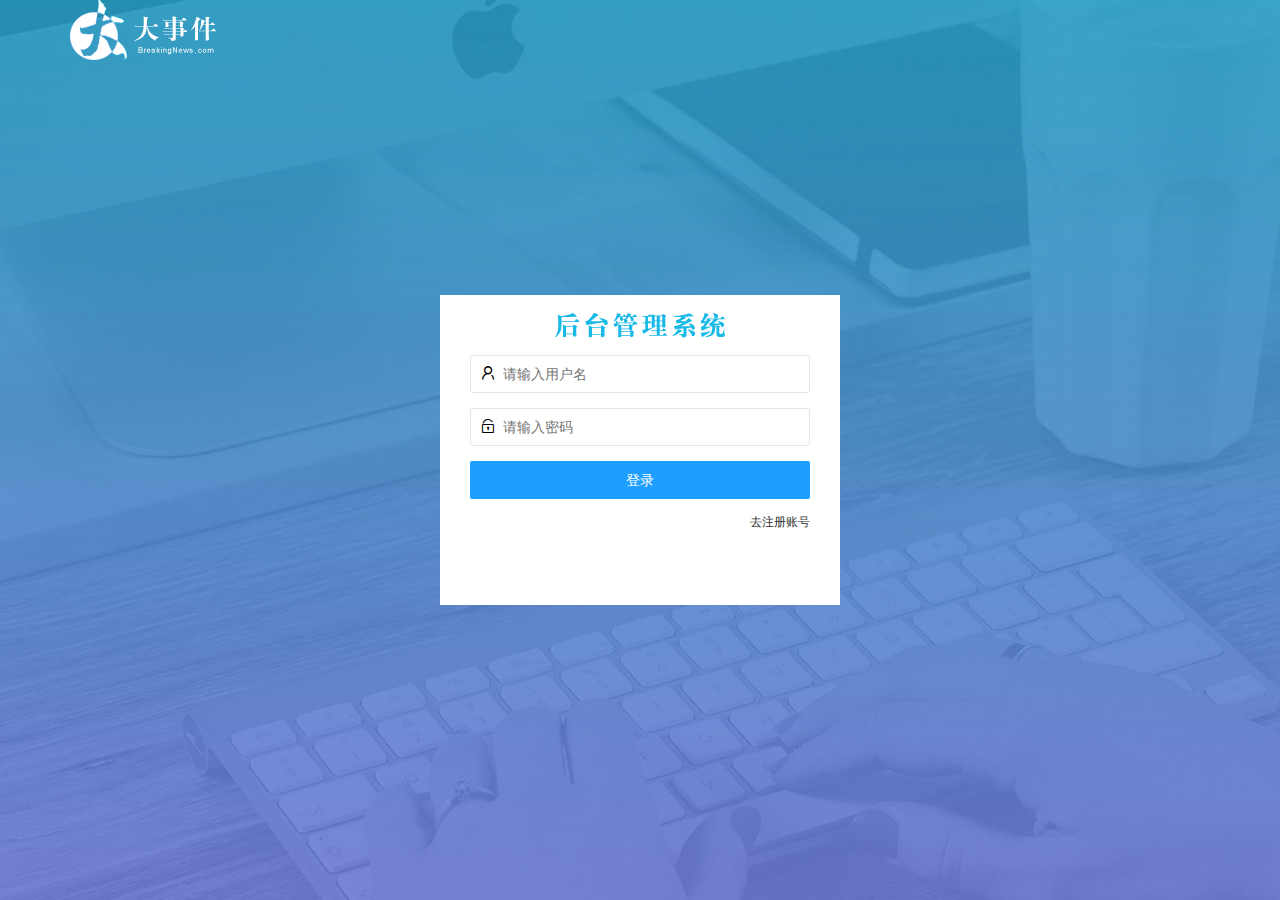
<file: login.html>
<!DOCTYPE html>
<html lang="en">

<head>
    <meta charset="UTF-8">
    <meta name="viewport" content="width=device-width, initial-scale=1.0">
    <meta http-equiv="X-UA-Compatible" content="ie=edge">
    <title>大事件-登录/注册</title>
    <!-- 导入layui样式 -->
    <link rel="stylesheet" href="./assets/lib/layui/css/layui.css">
    <!-- 导入自己的样式 -->
    <link rel="stylesheet" href="./assets/css/login.css">

</head>

<body>
    <!-- 头部的logo区域 -->
    <div class="layui-main">
        <img src="/assets/images/logo.png" alt="" />
    </div>
    <!-- 登录注册区域 -->
    <div class="loginAndRegBox">
        <div class="title-box"></div>
        <!-- 登录的div -->
        <div class="login-box">
            <!-- 登录的表单 -->
            <form class="layui-form" id="form_login">
                <!-- 用户名 -->
                <div class="layui-form-item">
                    <i class="layui-icon layui-icon-username"></i>
                    <input type="text" name="username" required lay-verify="required" placeholder="请输入用户名" autocomplete="off" class="layui-input" />
                </div>
                <!-- 密码 -->
                <div class="layui-form-item">
                    <i class="layui-icon layui-icon-password"></i>
                    <input type="password" name="password" required lay-verify="required|pwd" placeholder="请输入密码" autocomplete="off" class="layui-input" />
                </div>
                <!-- 登录按钮 -->
                <div class="layui-form-item">
                    <!-- 注意：表单提交按钮和普通按钮的区别，就是 lay-submit 属性 -->
                    <button class="layui-btn layui-btn-fluid layui-btn-normal" lay-submit>登录</button>
                </div>
                <div class="layui-form-item links">
                    <a href="javascript:;" id="link_reg">去注册账号</a>
                </div>
            </form>

        </div>
        <!-- 注册的div -->
        <div class="reg-box">
            <form class="layui-form" id="form_reg">
                <!-- 用户名 -->
                <div class="layui-form-item">
                    <i class="layui-icon layui-icon-username"></i>
                    <input type="text" name="username" required lay-verify="required" placeholder="请输入用户名" autocomplete="off" class="layui-input" />
                </div>
                <!-- 密码 -->
                <div class="layui-form-item">
                    <i class="layui-icon layui-icon-password"></i>
                    <input type="password" name="password" required lay-verify="required|pwd" placeholder="请输入密码" autocomplete="off" class="layui-input" />
                </div>
                <!-- 密码确认框 -->
                <div class="layui-form-item">
                    <i class="layui-icon layui-icon-password"></i>
                    <input type="password" name="repassword" required lay-verify="required|pwd|repwd" placeholder="请输入密码" autocomplete="off" class="layui-input" />
                </div>
                <!-- 注册按钮 -->
                <div class="layui-form-item">
                    <!-- 注意：表单提交按钮和普通按钮的区别，就是 lay-submit 属性 -->
                    <button class="layui-btn layui-btn-fluid layui-btn-normal" lay-submit>注册</button>
                </div>
                <div class="layui-form-item links">
                    <a href="javascript:;" id="link_login">去登录</a>
                </div>
            </form>

        </div>
    </div>
    <!-- 导入layui.js -->
    <script src="/assets/lib/layui/layui.all.js"></script>
    <!-- 导入JQuery -->
    <script src="/assets/lib/jquery.js"></script>
    <!-- 导入baseAPI -->
    <script src="/assets/js/baseAPI.js"></script>
    <!-- 导入自己的Js -->
    <script src="/assets/js/login.js"></script>
</body>

</html>
</file>
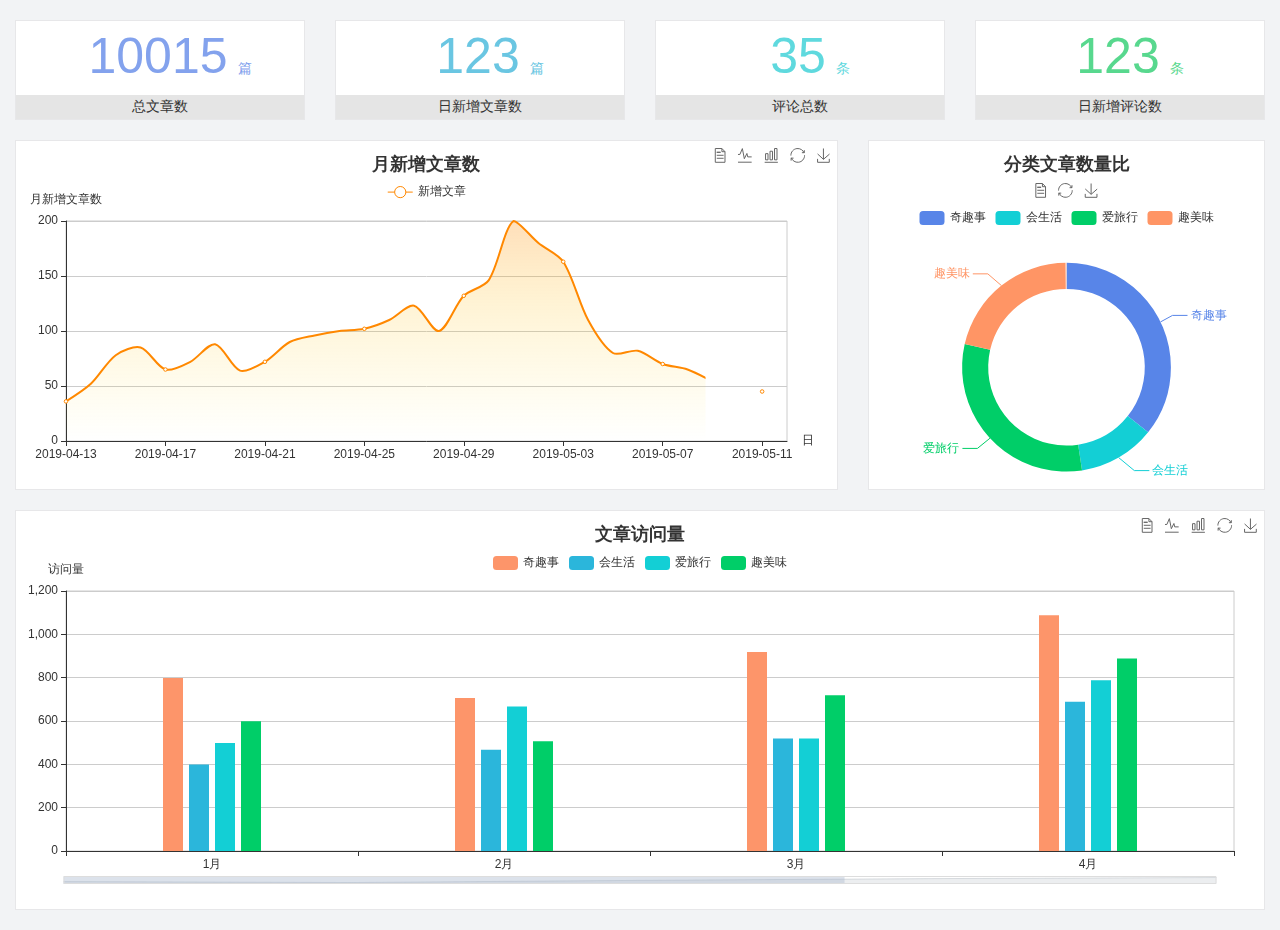
<file: home/dashboard.html>
<!DOCTYPE html>
<html lang="en">

<head>
  <meta charset="UTF-8">
  <meta name="viewport" content="width=device-width, initial-scale=1.0">
  <meta http-equiv="X-UA-Compatible" content="ie=edge">
  <title>图表统计</title>
  <link rel="stylesheet" href="../../assets/lib/bootstrap.css" />
  <link rel="stylesheet" href="../../assets/lib/main.css" />
  <script src="../../assets/lib/jquery.js"></script>
  <script type="text/javascript" src="../../assets/lib/echarts.min.js"></script>
</head>

<body>
  <div class="container-fluid">
    <div class="row spannel_list">
      <div class="col-sm-3 col-xs-6">
        <div class="spannel">
          <em>10015</em><span>篇</span>
          <b>总文章数</b>
        </div>
      </div>
      <div class="col-sm-3 col-xs-6">
        <div class="spannel scolor01">
          <em>123</em><span>篇</span>
          <b>日新增文章数</b>
        </div>
      </div>
      <div class="col-sm-3 col-xs-6">
        <div class="spannel scolor02">
          <em>35</em><span>条</span>
          <b>评论总数</b>
        </div>
      </div>
      <div class="col-sm-3 col-xs-6">
        <div class="spannel scolor03">
          <em>123</em><span>条</span>
          <b>日新增评论数</b>
        </div>
      </div>
    </div>
  </div>

  <div class="container-fluid">
    <div class="row curve-pie">
      <div class="col-lg-8 col-md-8">
        <div class="gragh_pannel" id="curve_show"></div>
      </div>
      <div class="col-lg-4 col-md-4">
        <div class="gragh_pannel" id="pie_show"></div>
      </div>
    </div>
  </div>

  <div class="container-fluid">
    <div class="column_pannel" id="column_show"></div>
  </div>

  <script>
    var oChart = echarts.init(document.getElementById('curve_show'));
    var aList_all = [
      { 'count': 36, 'date': '2019-04-13' },
      { 'count': 52, 'date': '2019-04-14' },
      { 'count': 78, 'date': '2019-04-15' },
      { 'count': 85, 'date': '2019-04-16' },
      { 'count': 65, 'date': '2019-04-17' },
      { 'count': 72, 'date': '2019-04-18' },
      { 'count': 88, 'date': '2019-04-19' },
      { 'count': 64, 'date': '2019-04-20' },
      { 'count': 72, 'date': '2019-04-21' },
      { 'count': 90, 'date': '2019-04-22' },
      { 'count': 96, 'date': '2019-04-23' },
      { 'count': 100, 'date': '2019-04-24' },
      { 'count': 102, 'date': '2019-04-25' },
      { 'count': 110, 'date': '2019-04-26' },
      { 'count': 123, 'date': '2019-04-27' },
      { 'count': 100, 'date': '2019-04-28' },
      { 'count': 132, 'date': '2019-04-29' },
      { 'count': 146, 'date': '2019-04-30' },
      { 'count': 200, 'date': '2019-05-01' },
      { 'count': 180, 'date': '2019-05-02' },
      { 'count': 163, 'date': '2019-05-03' },
      { 'count': 110, 'date': '2019-05-04' },
      { 'count': 80, 'date': '2019-05-05' },
      { 'count': 82, 'date': '2019-05-06' },
      { 'count': 70, 'date': '2019-05-07' },
      { 'count': 65, 'date': '2019-05-08' },
      { 'count': 54, 'date': '2019-05-09' },
      { 'count': 40, 'date': '2019-05-10' },
      { 'count': 45, 'date': '2019-05-11' },
      { 'count': 38, 'date': '2019-05-12' },
    ];

    let aCount = [];
    let aDate = [];

    for (var i = 0; i < aList_all.length; i++) {
      aCount.push(aList_all[i].count);
      aDate.push(aList_all[i].date);
    }

    var chartopt = {
      title: {
        text: '月新增文章数',
        left: 'center',
        top: '10'
      },
      tooltip: {
        trigger: 'axis'
      },
      legend: {
        data: ['新增文章'],
        top: '40'
      },
      toolbox: {
        show: true,
        feature: {
          mark: { show: true },
          dataView: { show: true, readOnly: false },
          magicType: { show: true, type: ['line', 'bar'] },
          restore: { show: true },
          saveAsImage: { show: true }
        }
      },
      calculable: true,
      xAxis: [
        {
          name: '日',
          type: 'category',
          boundaryGap: false,
          data: aDate
        }
      ],
      yAxis: [
        {
          name: '月新增文章数',
          type: 'value'
        }
      ],
      series: [
        {
          name: '新增文章',
          type: 'line',
          smooth: true,
          itemStyle: { normal: { areaStyle: { type: 'default' }, color: '#f80' }, lineStyle: { color: '#f80' } },
          data: aCount
        }],
      areaStyle: {
        normal: {
          color: new echarts.graphic.LinearGradient(0, 0, 0, 1, [{
            offset: 0,
            color: 'rgba(255,136,0,0.39)'
          }, {
            offset: .34,
            color: 'rgba(255,180,0,0.25)'
          }, {
            offset: 1,
            color: 'rgba(255,222,0,0.00)'
          }])

        }
      },
      grid: {
        show: true,
        x: 50,
        x2: 50,
        y: 80,
        height: 220
      }
    };

    oChart.setOption(chartopt);


    var oPie = echarts.init(document.getElementById('pie_show'));
    var oPieopt =
    {
      title: {
        top: 10,
        text: '分类文章数量比',
        x: 'center'
      },
      tooltip: {
        trigger: 'item',
        formatter: "{a} <br/>{b} : {c} ({d}%)"
      },
      color: ['#5885e8', '#13cfd5', '#00ce68', '#ff9565'],
      legend: {
        x: 'center',
        top: 65,
        data: ['奇趣事', '会生活', '爱旅行', '趣美味']
      },
      toolbox: {
        show: true,
        x: 'center',
        top: 35,
        feature: {
          mark: { show: true },
          dataView: { show: true, readOnly: false },
          magicType: {
            show: true,
            type: ['pie', 'funnel'],
            option: {
              funnel: {
                x: '25%',
                width: '50%',
                funnelAlign: 'left',
                max: 1548
              }
            }
          },
          restore: { show: true },
          saveAsImage: { show: true }
        }
      },
      calculable: true,
      series: [
        {
          name: '访问来源',
          type: 'pie',
          radius: ['45%', '60%'],
          center: ['50%', '65%'],
          data: [
            { value: 300, name: '奇趣事' },
            { value: 100, name: '会生活' },
            { value: 260, name: '爱旅行' },
            { value: 180, name: '趣美味' }
          ]
        }
      ]
    };
    oPie.setOption(oPieopt);



    var oColumn = this.echarts.init(document.getElementById('column_show'));
    var oColumnopt =
    {
      title: {
        text: '文章访问量',
        left: 'center',
        top: '10'
      },
      tooltip: {
        trigger: 'axis'
      },
      legend: {
        data: ['奇趣事', '会生活', '爱旅行', '趣美味'],
        top: '40'
      },
      toolbox: {
        show: true,
        feature: {
          mark: { show: true },
          dataView: { show: true, readOnly: false },
          magicType: { show: true, type: ['line', 'bar'] },
          restore: { show: true },
          saveAsImage: { show: true }
        }
      },
      calculable: true,
      xAxis: [
        {
          type: 'category',
          data: ['1月', '2月', '3月', '4月', '5月']
        }
      ],
      yAxis: [
        {
          name: '访问量',
          type: 'value'
        }
      ],
      series: [
        {
          name: '奇趣事',
          type: 'bar',
          barWidth: 20,
          itemStyle: {
            normal: { areaStyle: { type: 'default' }, color: '#fd956a' }
          },
          data: [800, 708, 920, 1090, 1200]
        },
        {
          name: '会生活',
          type: 'bar',
          barWidth: 20,
          itemStyle: {
            normal: { areaStyle: { type: 'default' }, color: '#2bb6db' }
          },
          data: [400, 468, 520, 690, 800]
        },
        {
          name: '爱旅行',
          type: 'bar',
          barWidth: 20,
          itemStyle: {
            normal: { areaStyle: { type: 'default' }, color: '#13cfd5' }
          },
          data: [500, 668, 520, 790, 900]
        },
        {
          name: '趣美味',
          type: 'bar',
          barWidth: 20,
          itemStyle: {
            normal: { areaStyle: { type: 'default' }, color: '#00ce68' }
          },
          data: [600, 508, 720, 890, 1000]
        }
      ],
      grid: {
        show: true,
        x: 50,
        x2: 30,
        y: 80,
        height: 260
      },
      dataZoom: [//给x轴设置滚动条
        {
          start: 0,//默认为0
          end: 100 - 1000 / 31,//默认为100
          type: 'slider',
          show: true,
          xAxisIndex: [0],
          handleSize: 0,//滑动条的 左右2个滑动条的大小
          height: 8,//组件高度
          left: 45, //左边的距离
          right: 50,//右边的距离
          bottom: 26,//右边的距离
          handleColor: '#ddd',//h滑动图标的颜色
          handleStyle: {
            borderColor: "#cacaca",
            borderWidth: "1",
            shadowBlur: 2,
            background: "#ddd",
            shadowColor: "#ddd",
          }
        }]
    };
    oColumn.setOption(oColumnopt);
  </script>
</body>

</html>
</file>
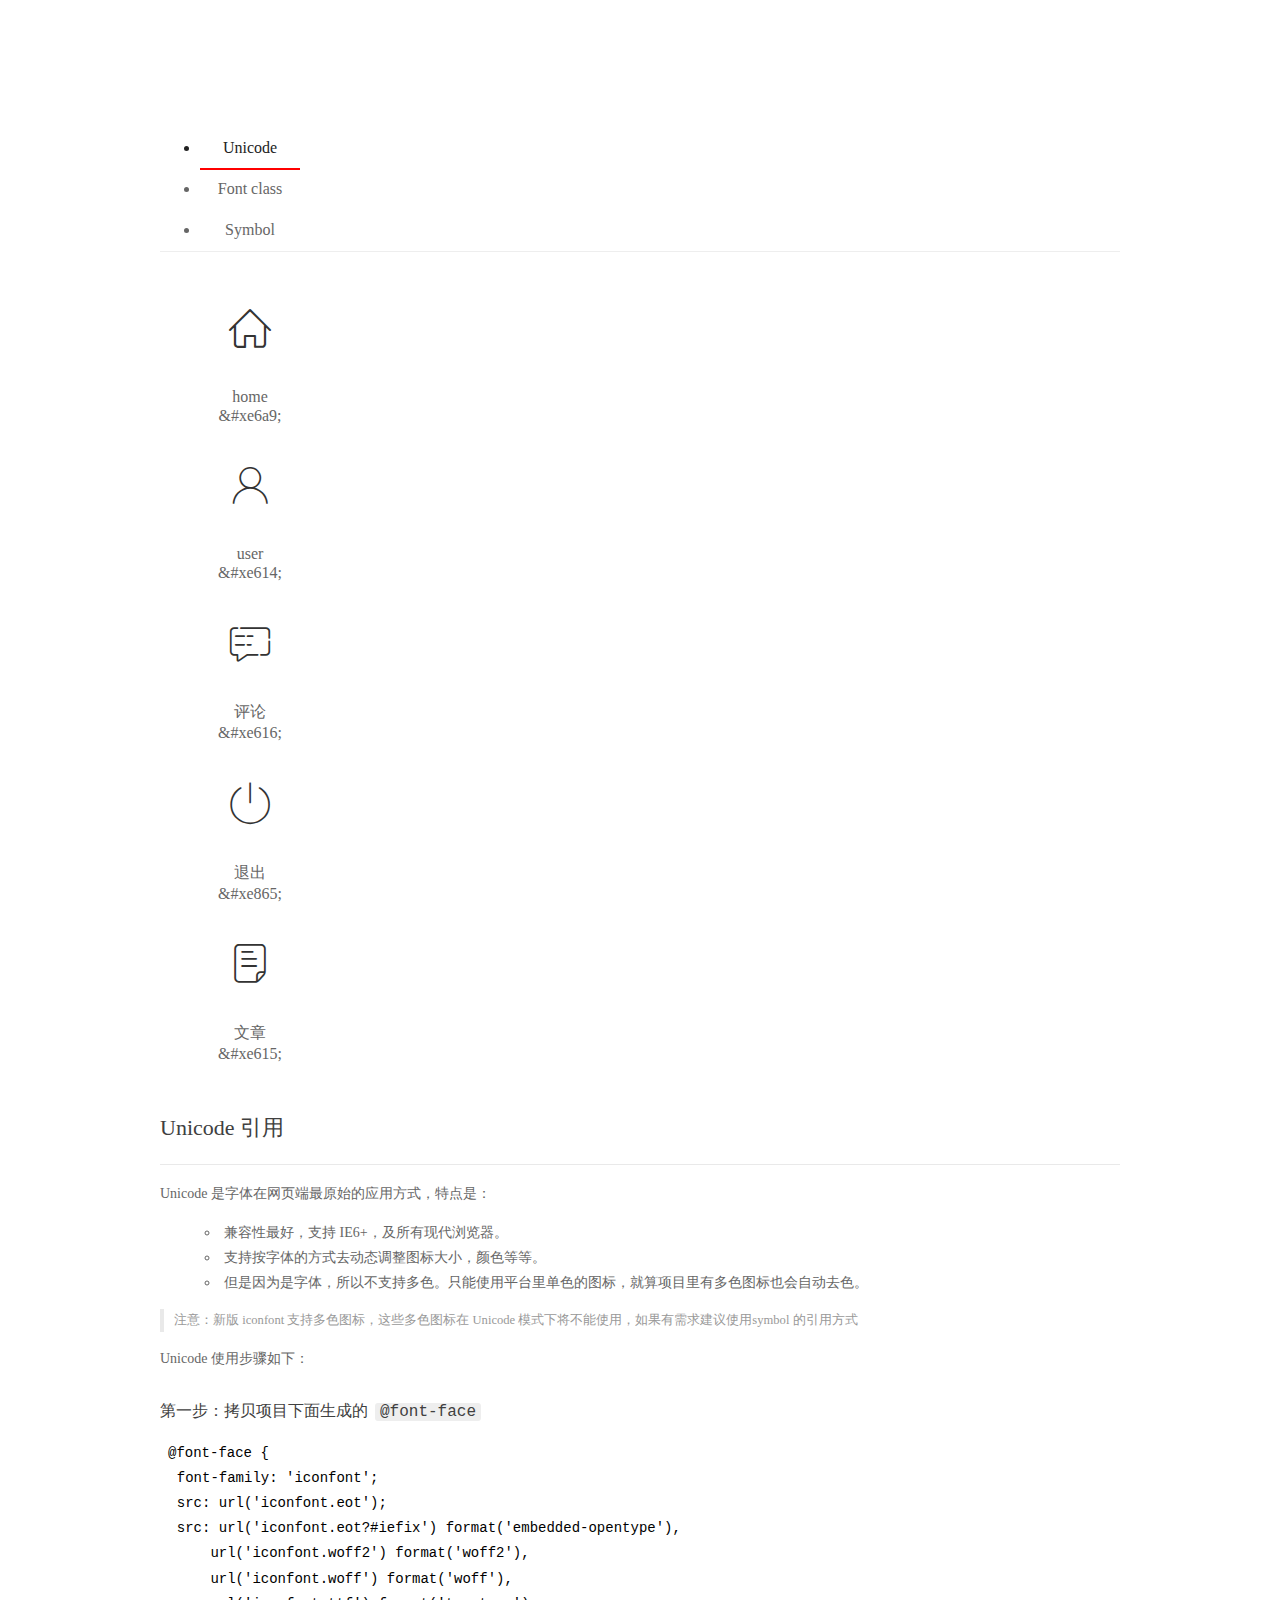
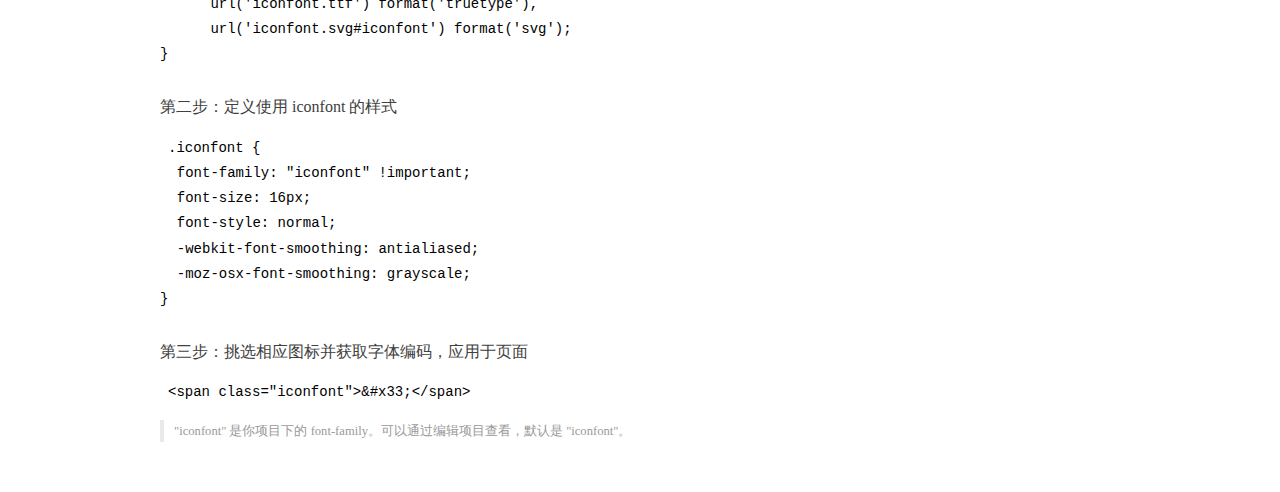
<file: assets/fonts/demo_index.html>
<!DOCTYPE html>
<html>
<head>
  <meta charset="utf-8"/>
  <title>IconFont Demo</title>
  <link rel="shortcut icon" href="https://gtms04.alicdn.com/tps/i4/TB1_oz6GVXXXXaFXpXXJDFnIXXX-64-64.ico" type="image/x-icon"/>
  <link rel="stylesheet" href="https://g.alicdn.com/thx/cube/1.3.2/cube.min.css">
  <link rel="stylesheet" href="demo.css">
  <link rel="stylesheet" href="iconfont.css">
  <script src="iconfont.js"></script>
  <!-- jQuery -->
  <script src="https://a1.alicdn.com/oss/uploads/2018/12/26/7bfddb60-08e8-11e9-9b04-53e73bb6408b.js"></script>
  <!-- 代码高亮 -->
  <script src="https://a1.alicdn.com/oss/uploads/2018/12/26/a3f714d0-08e6-11e9-8a15-ebf944d7534c.js"></script>
</head>
<body>
  <div class="main">
    <h1 class="logo"><a href="https://www.iconfont.cn/" title="iconfont 首页" target="_blank">&#xe86b;</a></h1>
    <div class="nav-tabs">
      <ul id="tabs" class="dib-box">
        <li class="dib active"><span>Unicode</span></li>
        <li class="dib"><span>Font class</span></li>
        <li class="dib"><span>Symbol</span></li>
      </ul>
      
    </div>
    <div class="tab-container">
      <div class="content unicode" style="display: block;">
          <ul class="icon_lists dib-box">
          
            <li class="dib">
              <span class="icon iconfont">&#xe6a9;</span>
                <div class="name">home</div>
                <div class="code-name">&amp;#xe6a9;</div>
              </li>
          
            <li class="dib">
              <span class="icon iconfont">&#xe614;</span>
                <div class="name">user</div>
                <div class="code-name">&amp;#xe614;</div>
              </li>
          
            <li class="dib">
              <span class="icon iconfont">&#xe616;</span>
                <div class="name">评论</div>
                <div class="code-name">&amp;#xe616;</div>
              </li>
          
            <li class="dib">
              <span class="icon iconfont">&#xe865;</span>
                <div class="name">退出</div>
                <div class="code-name">&amp;#xe865;</div>
              </li>
          
            <li class="dib">
              <span class="icon iconfont">&#xe615;</span>
                <div class="name">文章</div>
                <div class="code-name">&amp;#xe615;</div>
              </li>
          
          </ul>
          <div class="article markdown">
          <h2 id="unicode-">Unicode 引用</h2>
          <hr>

          <p>Unicode 是字体在网页端最原始的应用方式，特点是：</p>
          <ul>
            <li>兼容性最好，支持 IE6+，及所有现代浏览器。</li>
            <li>支持按字体的方式去动态调整图标大小，颜色等等。</li>
            <li>但是因为是字体，所以不支持多色。只能使用平台里单色的图标，就算项目里有多色图标也会自动去色。</li>
          </ul>
          <blockquote>
            <p>注意：新版 iconfont 支持多色图标，这些多色图标在 Unicode 模式下将不能使用，如果有需求建议使用symbol 的引用方式</p>
          </blockquote>
          <p>Unicode 使用步骤如下：</p>
          <h3 id="-font-face">第一步：拷贝项目下面生成的 <code>@font-face</code></h3>
<pre><code class="language-css"
>@font-face {
  font-family: 'iconfont';
  src: url('iconfont.eot');
  src: url('iconfont.eot?#iefix') format('embedded-opentype'),
      url('iconfont.woff2') format('woff2'),
      url('iconfont.woff') format('woff'),
      url('iconfont.ttf') format('truetype'),
      url('iconfont.svg#iconfont') format('svg');
}
</code></pre>
          <h3 id="-iconfont-">第二步：定义使用 iconfont 的样式</h3>
<pre><code class="language-css"
>.iconfont {
  font-family: "iconfont" !important;
  font-size: 16px;
  font-style: normal;
  -webkit-font-smoothing: antialiased;
  -moz-osx-font-smoothing: grayscale;
}
</code></pre>
          <h3 id="-">第三步：挑选相应图标并获取字体编码，应用于页面</h3>
<pre>
<code class="language-html"
>&lt;span class="iconfont"&gt;&amp;#x33;&lt;/span&gt;
</code></pre>
          <blockquote>
            <p>"iconfont" 是你项目下的 font-family。可以通过编辑项目查看，默认是 "iconfont"。</p>
          </blockquote>
          </div>
      </div>
      <div class="content font-class">
        <ul class="icon_lists dib-box">
          
          <li class="dib">
            <span class="icon iconfont icon-home"></span>
            <div class="name">
              home
            </div>
            <div class="code-name">.icon-home
            </div>
          </li>
          
          <li class="dib">
            <span class="icon iconfont icon-user"></span>
            <div class="name">
              user
            </div>
            <div class="code-name">.icon-user
            </div>
          </li>
          
          <li class="dib">
            <span class="icon iconfont icon-pinglun"></span>
            <div class="name">
              评论
            </div>
            <div class="code-name">.icon-pinglun
            </div>
          </li>
          
          <li class="dib">
            <span class="icon iconfont icon-tuichu"></span>
            <div class="name">
              退出
            </div>
            <div class="code-name">.icon-tuichu
            </div>
          </li>
          
          <li class="dib">
            <span class="icon iconfont icon-16"></span>
            <div class="name">
              文章
            </div>
            <div class="code-name">.icon-16
            </div>
          </li>
          
        </ul>
        <div class="article markdown">
        <h2 id="font-class-">font-class 引用</h2>
        <hr>

        <p>font-class 是 Unicode 使用方式的一种变种，主要是解决 Unicode 书写不直观，语意不明确的问题。</p>
        <p>与 Unicode 使用方式相比，具有如下特点：</p>
        <ul>
          <li>兼容性良好，支持 IE8+，及所有现代浏览器。</li>
          <li>相比于 Unicode 语意明确，书写更直观。可以很容易分辨这个 icon 是什么。</li>
          <li>因为使用 class 来定义图标，所以当要替换图标时，只需要修改 class 里面的 Unicode 引用。</li>
          <li>不过因为本质上还是使用的字体，所以多色图标还是不支持的。</li>
        </ul>
        <p>使用步骤如下：</p>
        <h3 id="-fontclass-">第一步：引入项目下面生成的 fontclass 代码：</h3>
<pre><code class="language-html">&lt;link rel="stylesheet" href="./iconfont.css"&gt;
</code></pre>
        <h3 id="-">第二步：挑选相应图标并获取类名，应用于页面：</h3>
<pre><code class="language-html">&lt;span class="iconfont icon-xxx"&gt;&lt;/span&gt;
</code></pre>
        <blockquote>
          <p>"
            iconfont" 是你项目下的 font-family。可以通过编辑项目查看，默认是 "iconfont"。</p>
        </blockquote>
      </div>
      </div>
      <div class="content symbol">
          <ul class="icon_lists dib-box">
          
            <li class="dib">
                <svg class="icon svg-icon" aria-hidden="true">
                  <use xlink:href="#icon-home"></use>
                </svg>
                <div class="name">home</div>
                <div class="code-name">#icon-home</div>
            </li>
          
            <li class="dib">
                <svg class="icon svg-icon" aria-hidden="true">
                  <use xlink:href="#icon-user"></use>
                </svg>
                <div class="name">user</div>
                <div class="code-name">#icon-user</div>
            </li>
          
            <li class="dib">
                <svg class="icon svg-icon" aria-hidden="true">
                  <use xlink:href="#icon-pinglun"></use>
                </svg>
                <div class="name">评论</div>
                <div class="code-name">#icon-pinglun</div>
            </li>
          
            <li class="dib">
                <svg class="icon svg-icon" aria-hidden="true">
                  <use xlink:href="#icon-tuichu"></use>
                </svg>
                <div class="name">退出</div>
                <div class="code-name">#icon-tuichu</div>
            </li>
          
            <li class="dib">
                <svg class="icon svg-icon" aria-hidden="true">
                  <use xlink:href="#icon-16"></use>
                </svg>
                <div class="name">文章</div>
                <div class="code-name">#icon-16</div>
            </li>
          
          </ul>
          <div class="article markdown">
          <h2 id="symbol-">Symbol 引用</h2>
          <hr>

          <p>这是一种全新的使用方式，应该说这才是未来的主流，也是平台目前推荐的用法。相关介绍可以参考这篇<a href="">文章</a>
            这种用法其实是做了一个 SVG 的集合，与另外两种相比具有如下特点：</p>
          <ul>
            <li>支持多色图标了，不再受单色限制。</li>
            <li>通过一些技巧，支持像字体那样，通过 <code>font-size</code>, <code>color</code> 来调整样式。</li>
            <li>兼容性较差，支持 IE9+，及现代浏览器。</li>
            <li>浏览器渲染 SVG 的性能一般，还不如 png。</li>
          </ul>
          <p>使用步骤如下：</p>
          <h3 id="-symbol-">第一步：引入项目下面生成的 symbol 代码：</h3>
<pre><code class="language-html">&lt;script src="./iconfont.js"&gt;&lt;/script&gt;
</code></pre>
          <h3 id="-css-">第二步：加入通用 CSS 代码（引入一次就行）：</h3>
<pre><code class="language-html">&lt;style&gt;
.icon {
  width: 1em;
  height: 1em;
  vertical-align: -0.15em;
  fill: currentColor;
  overflow: hidden;
}
&lt;/style&gt;
</code></pre>
          <h3 id="-">第三步：挑选相应图标并获取类名，应用于页面：</h3>
<pre><code class="language-html">&lt;svg class="icon" aria-hidden="true"&gt;
  &lt;use xlink:href="#icon-xxx"&gt;&lt;/use&gt;
&lt;/svg&gt;
</code></pre>
          </div>
      </div>

    </div>
  </div>
  <script>
  $(document).ready(function () {
      $('.tab-container .content:first').show()

      $('#tabs li').click(function (e) {
        var tabContent = $('.tab-container .content')
        var index = $(this).index()

        if ($(this).hasClass('active')) {
          return
        } else {
          $('#tabs li').removeClass('active')
          $(this).addClass('active')

          tabContent.hide().eq(index).fadeIn()
        }
      })
    })
  </script>
</body>
</html>
</file>
<file: assets/lib/layui/css/layui.css>
/** layui-v2.5.5 MIT License By https://www.layui.com */
 .layui-inline,img{display:inline-block;vertical-align:middle}h1,h2,h3,h4,h5,h6{font-weight:400}.layui-edge,.layui-header,.layui-inline,.layui-main{position:relative}.layui-body,.layui-edge,.layui-elip{overflow:hidden}.layui-btn,.layui-edge,.layui-inline,img{vertical-align:middle}.layui-btn,.layui-disabled,.layui-icon,.layui-unselect{-moz-user-select:none;-webkit-user-select:none;-ms-user-select:none}.layui-elip,.layui-form-checkbox span,.layui-form-pane .layui-form-label{text-overflow:ellipsis;white-space:nowrap}.layui-breadcrumb,.layui-tree-btnGroup{visibility:hidden}blockquote,body,button,dd,div,dl,dt,form,h1,h2,h3,h4,h5,h6,input,li,ol,p,pre,td,textarea,th,ul{margin:0;padding:0;-webkit-tap-highlight-color:rgba(0,0,0,0)}a:active,a:hover{outline:0}img{border:none}li{list-style:none}table{border-collapse:collapse;border-spacing:0}h4,h5,h6{font-size:100%}button,input,optgroup,option,select,textarea{font-family:inherit;font-size:inherit;font-style:inherit;font-weight:inherit;outline:0}pre{white-space:pre-wrap;white-space:-moz-pre-wrap;white-space:-pre-wrap;white-space:-o-pre-wrap;word-wrap:break-word}body{line-height:24px;font:14px Helvetica Neue,Helvetica,PingFang SC,Tahoma,Arial,sans-serif}hr{height:1px;margin:10px 0;border:0;clear:both}a{color:#333;text-decoration:none}a:hover{color:#777}a cite{font-style:normal;*cursor:pointer}.layui-border-box,.layui-border-box *{box-sizing:border-box}.layui-box,.layui-box *{box-sizing:content-box}.layui-clear{clear:both;*zoom:1}.layui-clear:after{content:'\20';clear:both;*zoom:1;display:block;height:0}.layui-inline{*display:inline;*zoom:1}.layui-edge{display:inline-block;width:0;height:0;border-width:6px;border-style:dashed;border-color:transparent}.layui-edge-top{top:-4px;border-bottom-color:#999;border-bottom-style:solid}.layui-edge-right{border-left-color:#999;border-left-style:solid}.layui-edge-bottom{top:2px;border-top-color:#999;border-top-style:solid}.layui-edge-left{border-right-color:#999;border-right-style:solid}.layui-disabled,.layui-disabled:hover{color:#d2d2d2!important;cursor:not-allowed!important}.layui-circle{border-radius:100%}.layui-show{display:block!important}.layui-hide{display:none!important}@font-face{font-family:layui-icon;src:url(../font/iconfont.eot?v=250);src:url(../font/iconfont.eot?v=250#iefix) format('embedded-opentype'),url(../font/iconfont.woff2?v=250) format('woff2'),url(../font/iconfont.woff?v=250) format('woff'),url(../font/iconfont.ttf?v=250) format('truetype'),url(../font/iconfont.svg?v=250#layui-icon) format('svg')}.layui-icon{font-family:layui-icon!important;font-size:16px;font-style:normal;-webkit-font-smoothing:antialiased;-moz-osx-font-smoothing:grayscale}.layui-icon-reply-fill:before{content:"\e611"}.layui-icon-set-fill:before{content:"\e614"}.layui-icon-menu-fill:before{content:"\e60f"}.layui-icon-search:before{content:"\e615"}.layui-icon-share:before{content:"\e641"}.layui-icon-set-sm:before{content:"\e620"}.layui-icon-engine:before{content:"\e628"}.layui-icon-close:before{content:"\1006"}.layui-icon-close-fill:before{content:"\1007"}.layui-icon-chart-screen:before{content:"\e629"}.layui-icon-star:before{content:"\e600"}.layui-icon-circle-dot:before{content:"\e617"}.layui-icon-chat:before{content:"\e606"}.layui-icon-release:before{content:"\e609"}.layui-icon-list:before{content:"\e60a"}.layui-icon-chart:before{content:"\e62c"}.layui-icon-ok-circle:before{content:"\1005"}.layui-icon-layim-theme:before{content:"\e61b"}.layui-icon-table:before{content:"\e62d"}.layui-icon-right:before{content:"\e602"}.layui-icon-left:before{content:"\e603"}.layui-icon-cart-simple:before{content:"\e698"}.layui-icon-face-cry:before{content:"\e69c"}.layui-icon-face-smile:before{content:"\e6af"}.layui-icon-survey:before{content:"\e6b2"}.layui-icon-tree:before{content:"\e62e"}.layui-icon-upload-circle:before{content:"\e62f"}.layui-icon-add-circle:before{content:"\e61f"}.layui-icon-download-circle:before{content:"\e601"}.layui-icon-templeate-1:before{content:"\e630"}.layui-icon-util:before{content:"\e631"}.layui-icon-face-surprised:before{content:"\e664"}.layui-icon-edit:before{content:"\e642"}.layui-icon-speaker:before{content:"\e645"}.layui-icon-down:before{content:"\e61a"}.layui-icon-file:before{content:"\e621"}.layui-icon-layouts:before{content:"\e632"}.layui-icon-rate-half:before{content:"\e6c9"}.layui-icon-add-circle-fine:before{content:"\e608"}.layui-icon-prev-circle:before{content:"\e633"}.layui-icon-read:before{content:"\e705"}.layui-icon-404:before{content:"\e61c"}.layui-icon-carousel:before{content:"\e634"}.layui-icon-help:before{content:"\e607"}.layui-icon-code-circle:before{content:"\e635"}.layui-icon-water:before{content:"\e636"}.layui-icon-username:before{content:"\e66f"}.layui-icon-find-fill:before{content:"\e670"}.layui-icon-about:before{content:"\e60b"}.layui-icon-location:before{content:"\e715"}.layui-icon-up:before{content:"\e619"}.layui-icon-pause:before{content:"\e651"}.layui-icon-date:before{content:"\e637"}.layui-icon-layim-uploadfile:before{content:"\e61d"}.layui-icon-delete:before{content:"\e640"}.layui-icon-play:before{content:"\e652"}.layui-icon-top:before{content:"\e604"}.layui-icon-friends:before{content:"\e612"}.layui-icon-refresh-3:before{content:"\e9aa"}.layui-icon-ok:before{content:"\e605"}.layui-icon-layer:before{content:"\e638"}.layui-icon-face-smile-fine:before{content:"\e60c"}.layui-icon-dollar:before{content:"\e659"}.layui-icon-group:before{content:"\e613"}.layui-icon-layim-download:before{content:"\e61e"}.layui-icon-picture-fine:before{content:"\e60d"}.layui-icon-link:before{content:"\e64c"}.layui-icon-diamond:before{content:"\e735"}.layui-icon-log:before{content:"\e60e"}.layui-icon-rate-solid:before{content:"\e67a"}.layui-icon-fonts-del:before{content:"\e64f"}.layui-icon-unlink:before{content:"\e64d"}.layui-icon-fonts-clear:before{content:"\e639"}.layui-icon-triangle-r:before{content:"\e623"}.layui-icon-circle:before{content:"\e63f"}.layui-icon-radio:before{content:"\e643"}.layui-icon-align-center:before{content:"\e647"}.layui-icon-align-right:before{content:"\e648"}.layui-icon-align-left:before{content:"\e649"}.layui-icon-loading-1:before{content:"\e63e"}.layui-icon-return:before{content:"\e65c"}.layui-icon-fonts-strong:before{content:"\e62b"}.layui-icon-upload:before{content:"\e67c"}.layui-icon-dialogue:before{content:"\e63a"}.layui-icon-video:before{content:"\e6ed"}.layui-icon-headset:before{content:"\e6fc"}.layui-icon-cellphone-fine:before{content:"\e63b"}.layui-icon-add-1:before{content:"\e654"}.layui-icon-face-smile-b:before{content:"\e650"}.layui-icon-fonts-html:before{content:"\e64b"}.layui-icon-form:before{content:"\e63c"}.layui-icon-cart:before{content:"\e657"}.layui-icon-camera-fill:before{content:"\e65d"}.layui-icon-tabs:before{content:"\e62a"}.layui-icon-fonts-code:before{content:"\e64e"}.layui-icon-fire:before{content:"\e756"}.layui-icon-set:before{content:"\e716"}.layui-icon-fonts-u:before{content:"\e646"}.layui-icon-triangle-d:before{content:"\e625"}.layui-icon-tips:before{content:"\e702"}.layui-icon-picture:before{content:"\e64a"}.layui-icon-more-vertical:before{content:"\e671"}.layui-icon-flag:before{content:"\e66c"}.layui-icon-loading:before{content:"\e63d"}.layui-icon-fonts-i:before{content:"\e644"}.layui-icon-refresh-1:before{content:"\e666"}.layui-icon-rmb:before{content:"\e65e"}.layui-icon-home:before{content:"\e68e"}.layui-icon-user:before{content:"\e770"}.layui-icon-notice:before{content:"\e667"}.layui-icon-login-weibo:before{content:"\e675"}.layui-icon-voice:before{content:"\e688"}.layui-icon-upload-drag:before{content:"\e681"}.layui-icon-login-qq:before{content:"\e676"}.layui-icon-snowflake:before{content:"\e6b1"}.layui-icon-file-b:before{content:"\e655"}.layui-icon-template:before{content:"\e663"}.layui-icon-auz:before{content:"\e672"}.layui-icon-console:before{content:"\e665"}.layui-icon-app:before{content:"\e653"}.layui-icon-prev:before{content:"\e65a"}.layui-icon-website:before{content:"\e7ae"}.layui-icon-next:before{content:"\e65b"}.layui-icon-component:before{content:"\e857"}.layui-icon-more:before{content:"\e65f"}.layui-icon-login-wechat:before{content:"\e677"}.layui-icon-shrink-right:before{content:"\e668"}.layui-icon-spread-left:before{content:"\e66b"}.layui-icon-camera:before{content:"\e660"}.layui-icon-note:before{content:"\e66e"}.layui-icon-refresh:before{content:"\e669"}.layui-icon-female:before{content:"\e661"}.layui-icon-male:before{content:"\e662"}.layui-icon-password:before{content:"\e673"}.layui-icon-senior:before{content:"\e674"}.layui-icon-theme:before{content:"\e66a"}.layui-icon-tread:before{content:"\e6c5"}.layui-icon-praise:before{content:"\e6c6"}.layui-icon-star-fill:before{content:"\e658"}.layui-icon-rate:before{content:"\e67b"}.layui-icon-template-1:before{content:"\e656"}.layui-icon-vercode:before{content:"\e679"}.layui-icon-cellphone:before{content:"\e678"}.layui-icon-screen-full:before{content:"\e622"}.layui-icon-screen-restore:before{content:"\e758"}.layui-icon-cols:before{content:"\e610"}.layui-icon-export:before{content:"\e67d"}.layui-icon-print:before{content:"\e66d"}.layui-icon-slider:before{content:"\e714"}.layui-icon-addition:before{content:"\e624"}.layui-icon-subtraction:before{content:"\e67e"}.layui-icon-service:before{content:"\e626"}.layui-icon-transfer:before{content:"\e691"}.layui-main{width:1140px;margin:0 auto}.layui-header{z-index:1000;height:60px}.layui-header a:hover{transition:all .5s;-webkit-transition:all .5s}.layui-side{position:fixed;left:0;top:0;bottom:0;z-index:999;width:200px;overflow-x:hidden}.layui-side-scroll{position:relative;width:220px;height:100%;overflow-x:hidden}.layui-body{position:absolute;left:200px;right:0;top:0;bottom:0;z-index:998;width:auto;overflow-y:auto;box-sizing:border-box}.layui-layout-body{overflow:hidden}.layui-layout-admin .layui-header{background-color:#23262E}.layui-layout-admin .layui-side{top:60px;width:200px;overflow-x:hidden}.layui-layout-admin .layui-body{position:fixed;top:60px;bottom:44px}.layui-layout-admin .layui-main{width:auto;margin:0 15px}.layui-layout-admin .layui-footer{position:fixed;left:200px;right:0;bottom:0;height:44px;line-height:44px;padding:0 15px;background-color:#eee}.layui-layout-admin .layui-logo{position:absolute;left:0;top:0;width:200px;height:100%;line-height:60px;text-align:center;color:#009688;font-size:16px}.layui-layout-admin .layui-header .layui-nav{background:0 0}.layui-layout-left{position:absolute!important;left:200px;top:0}.layui-layout-right{position:absolute!important;right:0;top:0}.layui-container{position:relative;margin:0 auto;padding:0 15px;box-sizing:border-box}.layui-fluid{position:relative;margin:0 auto;padding:0 15px}.layui-row:after,.layui-row:before{content:'';display:block;clear:both}.layui-col-lg1,.layui-col-lg10,.layui-col-lg11,.layui-col-lg12,.layui-col-lg2,.layui-col-lg3,.layui-col-lg4,.layui-col-lg5,.layui-col-lg6,.layui-col-lg7,.layui-col-lg8,.layui-col-lg9,.layui-col-md1,.layui-col-md10,.layui-col-md11,.layui-col-md12,.layui-col-md2,.layui-col-md3,.layui-col-md4,.layui-col-md5,.layui-col-md6,.layui-col-md7,.layui-col-md8,.layui-col-md9,.layui-col-sm1,.layui-col-sm10,.layui-col-sm11,.layui-col-sm12,.layui-col-sm2,.layui-col-sm3,.layui-col-sm4,.layui-col-sm5,.layui-col-sm6,.layui-col-sm7,.layui-col-sm8,.layui-col-sm9,.layui-col-xs1,.layui-col-xs10,.layui-col-xs11,.layui-col-xs12,.layui-col-xs2,.layui-col-xs3,.layui-col-xs4,.layui-col-xs5,.layui-col-xs6,.layui-col-xs7,.layui-col-xs8,.layui-col-xs9{position:relative;display:block;box-sizing:border-box}.layui-col-xs1,.layui-col-xs10,.layui-col-xs11,.layui-col-xs12,.layui-col-xs2,.layui-col-xs3,.layui-col-xs4,.layui-col-xs5,.layui-col-xs6,.layui-col-xs7,.layui-col-xs8,.layui-col-xs9{float:left}.layui-col-xs1{width:8.33333333%}.layui-col-xs2{width:16.66666667%}.layui-col-xs3{width:25%}.layui-col-xs4{width:33.33333333%}.layui-col-xs5{width:41.66666667%}.layui-col-xs6{width:50%}.layui-col-xs7{width:58.33333333%}.layui-col-xs8{width:66.66666667%}.layui-col-xs9{width:75%}.layui-col-xs10{width:83.33333333%}.layui-col-xs11{width:91.66666667%}.layui-col-xs12{width:100%}.layui-col-xs-offset1{margin-left:8.33333333%}.layui-col-xs-offset2{margin-left:16.66666667%}.layui-col-xs-offset3{margin-left:25%}.layui-col-xs-offset4{margin-left:33.33333333%}.layui-col-xs-offset5{margin-left:41.66666667%}.layui-col-xs-offset6{margin-left:50%}.layui-col-xs-offset7{margin-left:58.33333333%}.layui-col-xs-offset8{margin-left:66.66666667%}.layui-col-xs-offset9{margin-left:75%}.layui-col-xs-offset10{margin-left:83.33333333%}.layui-col-xs-offset11{margin-left:91.66666667%}.layui-col-xs-offset12{margin-left:100%}@media screen and (max-width:768px){.layui-hide-xs{display:none!important}.layui-show-xs-block{display:block!important}.layui-show-xs-inline{display:inline!important}.layui-show-xs-inline-block{display:inline-block!important}}@media screen and (min-width:768px){.layui-container{width:750px}.layui-hide-sm{display:none!important}.layui-show-sm-block{display:block!important}.layui-show-sm-inline{display:inline!important}.layui-show-sm-inline-block{display:inline-block!important}.layui-col-sm1,.layui-col-sm10,.layui-col-sm11,.layui-col-sm12,.layui-col-sm2,.layui-col-sm3,.layui-col-sm4,.layui-col-sm5,.layui-col-sm6,.layui-col-sm7,.layui-col-sm8,.layui-col-sm9{float:left}.layui-col-sm1{width:8.33333333%}.layui-col-sm2{width:16.66666667%}.layui-col-sm3{width:25%}.layui-col-sm4{width:33.33333333%}.layui-col-sm5{width:41.66666667%}.layui-col-sm6{width:50%}.layui-col-sm7{width:58.33333333%}.layui-col-sm8{width:66.66666667%}.layui-col-sm9{width:75%}.layui-col-sm10{width:83.33333333%}.layui-col-sm11{width:91.66666667%}.layui-col-sm12{width:100%}.layui-col-sm-offset1{margin-left:8.33333333%}.layui-col-sm-offset2{margin-left:16.66666667%}.layui-col-sm-offset3{margin-left:25%}.layui-col-sm-offset4{margin-left:33.33333333%}.layui-col-sm-offset5{margin-left:41.66666667%}.layui-col-sm-offset6{margin-left:50%}.layui-col-sm-offset7{margin-left:58.33333333%}.layui-col-sm-offset8{margin-left:66.66666667%}.layui-col-sm-offset9{margin-left:75%}.layui-col-sm-offset10{margin-left:83.33333333%}.layui-col-sm-offset11{margin-left:91.66666667%}.layui-col-sm-offset12{margin-left:100%}}@media screen and (min-width:992px){.layui-container{width:970px}.layui-hide-md{display:none!important}.layui-show-md-block{display:block!important}.layui-show-md-inline{display:inline!important}.layui-show-md-inline-block{display:inline-block!important}.layui-col-md1,.layui-col-md10,.layui-col-md11,.layui-col-md12,.layui-col-md2,.layui-col-md3,.layui-col-md4,.layui-col-md5,.layui-col-md6,.layui-col-md7,.layui-col-md8,.layui-col-md9{float:left}.layui-col-md1{width:8.33333333%}.layui-col-md2{width:16.66666667%}.layui-col-md3{width:25%}.layui-col-md4{width:33.33333333%}.layui-col-md5{width:41.66666667%}.layui-col-md6{width:50%}.layui-col-md7{width:58.33333333%}.layui-col-md8{width:66.66666667%}.layui-col-md9{width:75%}.layui-col-md10{width:83.33333333%}.layui-col-md11{width:91.66666667%}.layui-col-md12{width:100%}.layui-col-md-offset1{margin-left:8.33333333%}.layui-col-md-offset2{margin-left:16.66666667%}.layui-col-md-offset3{margin-left:25%}.layui-col-md-offset4{margin-left:33.33333333%}.layui-col-md-offset5{margin-left:41.66666667%}.layui-col-md-offset6{margin-left:50%}.layui-col-md-offset7{margin-left:58.33333333%}.layui-col-md-offset8{margin-left:66.66666667%}.layui-col-md-offset9{margin-left:75%}.layui-col-md-offset10{margin-left:83.33333333%}.layui-col-md-offset11{margin-left:91.66666667%}.layui-col-md-offset12{margin-left:100%}}@media screen and (min-width:1200px){.layui-container{width:1170px}.layui-hide-lg{display:none!important}.layui-show-lg-block{display:block!important}.layui-show-lg-inline{display:inline!important}.layui-show-lg-inline-block{display:inline-block!important}.layui-col-lg1,.layui-col-lg10,.layui-col-lg11,.layui-col-lg12,.layui-col-lg2,.layui-col-lg3,.layui-col-lg4,.layui-col-lg5,.layui-col-lg6,.layui-col-lg7,.layui-col-lg8,.layui-col-lg9{float:left}.layui-col-lg1{width:8.33333333%}.layui-col-lg2{width:16.66666667%}.layui-col-lg3{width:25%}.layui-col-lg4{width:33.33333333%}.layui-col-lg5{width:41.66666667%}.layui-col-lg6{width:50%}.layui-col-lg7{width:58.33333333%}.layui-col-lg8{width:66.66666667%}.layui-col-lg9{width:75%}.layui-col-lg10{width:83.33333333%}.layui-col-lg11{width:91.66666667%}.layui-col-lg12{width:100%}.layui-col-lg-offset1{margin-left:8.33333333%}.layui-col-lg-offset2{margin-left:16.66666667%}.layui-col-lg-offset3{margin-left:25%}.layui-col-lg-offset4{margin-left:33.33333333%}.layui-col-lg-offset5{margin-left:41.66666667%}.layui-col-lg-offset6{margin-left:50%}.layui-col-lg-offset7{margin-left:58.33333333%}.layui-col-lg-offset8{margin-left:66.66666667%}.layui-col-lg-offset9{margin-left:75%}.layui-col-lg-offset10{margin-left:83.33333333%}.layui-col-lg-offset11{margin-left:91.66666667%}.layui-col-lg-offset12{margin-left:100%}}.layui-col-space1{margin:-.5px}.layui-col-space1>*{padding:.5px}.layui-col-space3{margin:-1.5px}.layui-col-space3>*{padding:1.5px}.layui-col-space5{margin:-2.5px}.layui-col-space5>*{padding:2.5px}.layui-col-space8{margin:-3.5px}.layui-col-space8>*{padding:3.5px}.layui-col-space10{margin:-5px}.layui-col-space10>*{padding:5px}.layui-col-space12{margin:-6px}.layui-col-space12>*{padding:6px}.layui-col-space15{margin:-7.5px}.layui-col-space15>*{padding:7.5px}.layui-col-space18{margin:-9px}.layui-col-space18>*{padding:9px}.layui-col-space20{margin:-10px}.layui-col-space20>*{padding:10px}.layui-col-space22{margin:-11px}.layui-col-space22>*{padding:11px}.layui-col-space25{margin:-12.5px}.layui-col-space25>*{padding:12.5px}.layui-col-space30{margin:-15px}.layui-col-space30>*{padding:15px}.layui-btn,.layui-input,.layui-select,.layui-textarea,.layui-upload-button{outline:0;-webkit-appearance:none;transition:all .3s;-webkit-transition:all .3s;box-sizing:border-box}.layui-elem-quote{margin-bottom:10px;padding:15px;line-height:22px;border-left:5px solid #009688;border-radius:0 2px 2px 0;background-color:#f2f2f2}.layui-quote-nm{border-style:solid;border-width:1px 1px 1px 5px;background:0 0}.layui-elem-field{margin-bottom:10px;padding:0;border-width:1px;border-style:solid}.layui-elem-field legend{margin-left:20px;padding:0 10px;font-size:20px;font-weight:300}.layui-field-title{margin:10px 0 20px;border-width:1px 0 0}.layui-field-box{padding:10px 15px}.layui-field-title .layui-field-box{padding:10px 0}.layui-progress{position:relative;height:6px;border-radius:20px;background-color:#e2e2e2}.layui-progress-bar{position:absolute;left:0;top:0;width:0;max-width:100%;height:6px;border-radius:20px;text-align:right;background-color:#5FB878;transition:all .3s;-webkit-transition:all .3s}.layui-progress-big,.layui-progress-big .layui-progress-bar{height:18px;line-height:18px}.layui-progress-text{position:relative;top:-20px;line-height:18px;font-size:12px;color:#666}.layui-progress-big .layui-progress-text{position:static;padding:0 10px;color:#fff}.layui-collapse{border-width:1px;border-style:solid;border-radius:2px}.layui-colla-content,.layui-colla-item{border-top-width:1px;border-top-style:solid}.layui-colla-item:first-child{border-top:none}.layui-colla-title{position:relative;height:42px;line-height:42px;padding:0 15px 0 35px;color:#333;background-color:#f2f2f2;cursor:pointer;font-size:14px;overflow:hidden}.layui-colla-content{display:none;padding:10px 15px;line-height:22px;color:#666}.layui-colla-icon{position:absolute;left:15px;top:0;font-size:14px}.layui-card{margin-bottom:15px;border-radius:2px;background-color:#fff;box-shadow:0 1px 2px 0 rgba(0,0,0,.05)}.layui-card:last-child{margin-bottom:0}.layui-card-header{position:relative;height:42px;line-height:42px;padding:0 15px;border-bottom:1px solid #f6f6f6;color:#333;border-radius:2px 2px 0 0;font-size:14px}.layui-bg-black,.layui-bg-blue,.layui-bg-cyan,.layui-bg-green,.layui-bg-orange,.layui-bg-red{color:#fff!important}.layui-card-body{position:relative;padding:10px 15px;line-height:24px}.layui-card-body[pad15]{padding:15px}.layui-card-body[pad20]{padding:20px}.layui-card-body .layui-table{margin:5px 0}.layui-card .layui-tab{margin:0}.layui-panel-window{position:relative;padding:15px;border-radius:0;border-top:5px solid #E6E6E6;background-color:#fff}.layui-auxiliar-moving{position:fixed;left:0;right:0;top:0;bottom:0;width:100%;height:100%;background:0 0;z-index:9999999999}.layui-form-label,.layui-form-mid,.layui-form-select,.layui-input-block,.layui-input-inline,.layui-textarea{position:relative}.layui-bg-red{background-color:#FF5722!important}.layui-bg-orange{background-color:#FFB800!important}.layui-bg-green{background-color:#009688!important}.layui-bg-cyan{background-color:#2F4056!important}.layui-bg-blue{background-color:#1E9FFF!important}.layui-bg-black{background-color:#393D49!important}.layui-bg-gray{background-color:#eee!important;color:#666!important}.layui-badge-rim,.layui-colla-content,.layui-colla-item,.layui-collapse,.layui-elem-field,.layui-form-pane .layui-form-item[pane],.layui-form-pane .layui-form-label,.layui-input,.layui-layedit,.layui-layedit-tool,.layui-quote-nm,.layui-select,.layui-tab-bar,.layui-tab-card,.layui-tab-title,.layui-tab-title .layui-this:after,.layui-textarea{border-color:#e6e6e6}.layui-timeline-item:before,hr{background-color:#e6e6e6}.layui-text{line-height:22px;font-size:14px;color:#666}.layui-text h1,.layui-text h2,.layui-text h3{font-weight:500;color:#333}.layui-text h1{font-size:30px}.layui-text h2{font-size:24px}.layui-text h3{font-size:18px}.layui-text a:not(.layui-btn){color:#01AAED}.layui-text a:not(.layui-btn):hover{text-decoration:underline}.layui-text ul{padding:5px 0 5px 15px}.layui-text ul li{margin-top:5px;list-style-type:disc}.layui-text em,.layui-word-aux{color:#999!important;padding:0 5px!important}.layui-btn{display:inline-block;height:38px;line-height:38px;padding:0 18px;background-color:#009688;color:#fff;white-space:nowrap;text-align:center;font-size:14px;border:none;border-radius:2px;cursor:pointer}.layui-btn:hover{opacity:.8;filter:alpha(opacity=80);color:#fff}.layui-btn:active{opacity:1;filter:alpha(opacity=100)}.layui-btn+.layui-btn{margin-left:10px}.layui-btn-container{font-size:0}.layui-btn-container .layui-btn{margin-right:10px;margin-bottom:10px}.layui-btn-container .layui-btn+.layui-btn{margin-left:0}.layui-table .layui-btn-container .layui-btn{margin-bottom:9px}.layui-btn-radius{border-radius:100px}.layui-btn .layui-icon{margin-right:3px;font-size:18px;vertical-align:bottom;vertical-align:middle\9}.layui-btn-primary{border:1px solid #C9C9C9;background-color:#fff;color:#555}.layui-btn-primary:hover{border-color:#009688;color:#333}.layui-btn-normal{background-color:#1E9FFF}.layui-btn-warm{background-color:#FFB800}.layui-btn-danger{background-color:#FF5722}.layui-btn-checked{background-color:#5FB878}.layui-btn-disabled,.layui-btn-disabled:active,.layui-btn-disabled:hover{border:1px solid #e6e6e6;background-color:#FBFBFB;color:#C9C9C9;cursor:not-allowed;opacity:1}.layui-btn-lg{height:44px;line-height:44px;padding:0 25px;font-size:16px}.layui-btn-sm{height:30px;line-height:30px;padding:0 10px;font-size:12px}.layui-btn-sm i{font-size:16px!important}.layui-btn-xs{height:22px;line-height:22px;padding:0 5px;font-size:12px}.layui-btn-xs i{font-size:14px!important}.layui-btn-group{display:inline-block;vertical-align:middle;font-size:0}.layui-btn-group .layui-btn{margin-left:0!important;margin-right:0!important;border-left:1px solid rgba(255,255,255,.5);border-radius:0}.layui-btn-group .layui-btn-primary{border-left:none}.layui-btn-group .layui-btn-primary:hover{border-color:#C9C9C9;color:#009688}.layui-btn-group .layui-btn:first-child{border-left:none;border-radius:2px 0 0 2px}.layui-btn-group .layui-btn-primary:first-child{border-left:1px solid #c9c9c9}.layui-btn-group .layui-btn:last-child{border-radius:0 2px 2px 0}.layui-btn-group .layui-btn+.layui-btn{margin-left:0}.layui-btn-group+.layui-btn-group{margin-left:10px}.layui-btn-fluid{width:100%}.layui-input,.layui-select,.layui-textarea{height:38px;line-height:1.3;line-height:38px\9;border-width:1px;border-style:solid;background-color:#fff;border-radius:2px}.layui-input::-webkit-input-placeholder,.layui-select::-webkit-input-placeholder,.layui-textarea::-webkit-input-placeholder{line-height:1.3}.layui-input,.layui-textarea{display:block;width:100%;padding-left:10px}.layui-input:hover,.layui-textarea:hover{border-color:#D2D2D2!important}.layui-input:focus,.layui-textarea:focus{border-color:#C9C9C9!important}.layui-textarea{min-height:100px;height:auto;line-height:20px;padding:6px 10px;resize:vertical}.layui-select{padding:0 10px}.layui-form input[type=checkbox],.layui-form input[type=radio],.layui-form select{display:none}.layui-form [lay-ignore]{display:initial}.layui-form-item{margin-bottom:15px;clear:both;*zoom:1}.layui-form-item:after{content:'\20';clear:both;*zoom:1;display:block;height:0}.layui-form-label{float:left;display:block;padding:9px 15px;width:80px;font-weight:400;line-height:20px;text-align:right}.layui-form-label-col{display:block;float:none;padding:9px 0;line-height:20px;text-align:left}.layui-form-item .layui-inline{margin-bottom:5px;margin-right:10px}.layui-input-block{margin-left:110px;min-height:36px}.layui-input-inline{display:inline-block;vertical-align:middle}.layui-form-item .layui-input-inline{float:left;width:190px;margin-right:10px}.layui-form-text .layui-input-inline{width:auto}.layui-form-mid{float:left;display:block;padding:9px 0!important;line-height:20px;margin-right:10px}.layui-form-danger+.layui-form-select .layui-input,.layui-form-danger:focus{border-color:#FF5722!important}.layui-form-select .layui-input{padding-right:30px;cursor:pointer}.layui-form-select .layui-edge{position:absolute;right:10px;top:50%;margin-top:-3px;cursor:pointer;border-width:6px;border-top-color:#c2c2c2;border-top-style:solid;transition:all .3s;-webkit-transition:all .3s}.layui-form-select dl{display:none;position:absolute;left:0;top:42px;padding:5px 0;z-index:899;min-width:100%;border:1px solid #d2d2d2;max-height:300px;overflow-y:auto;background-color:#fff;border-radius:2px;box-shadow:0 2px 4px rgba(0,0,0,.12);box-sizing:border-box}.layui-form-select dl dd,.layui-form-select dl dt{padding:0 10px;line-height:36px;white-space:nowrap;overflow:hidden;text-overflow:ellipsis}.layui-form-select dl dt{font-size:12px;color:#999}.layui-form-select dl dd{cursor:pointer}.layui-form-select dl dd:hover{background-color:#f2f2f2;-webkit-transition:.5s all;transition:.5s all}.layui-form-select .layui-select-group dd{padding-left:20px}.layui-form-select dl dd.layui-select-tips{padding-left:10px!important;color:#999}.layui-form-select dl dd.layui-this{background-color:#5FB878;color:#fff}.layui-form-checkbox,.layui-form-select dl dd.layui-disabled{background-color:#fff}.layui-form-selected dl{display:block}.layui-form-checkbox,.layui-form-checkbox *,.layui-form-switch{display:inline-block;vertical-align:middle}.layui-form-selected .layui-edge{margin-top:-9px;-webkit-transform:rotate(180deg);transform:rotate(180deg);margin-top:-3px\9}:root .layui-form-selected .layui-edge{margin-top:-9px\0/IE9}.layui-form-selectup dl{top:auto;bottom:42px}.layui-select-none{margin:5px 0;text-align:center;color:#999}.layui-select-disabled .layui-disabled{border-color:#eee!important}.layui-select-disabled .layui-edge{border-top-color:#d2d2d2}.layui-form-checkbox{position:relative;height:30px;line-height:30px;margin-right:10px;padding-right:30px;cursor:pointer;font-size:0;-webkit-transition:.1s linear;transition:.1s linear;box-sizing:border-box}.layui-form-checkbox span{padding:0 10px;height:100%;font-size:14px;border-radius:2px 0 0 2px;background-color:#d2d2d2;color:#fff;overflow:hidden}.layui-form-checkbox:hover span{background-color:#c2c2c2}.layui-form-checkbox i{position:absolute;right:0;top:0;width:30px;height:28px;border:1px solid #d2d2d2;border-left:none;border-radius:0 2px 2px 0;color:#fff;font-size:20px;text-align:center}.layui-form-checkbox:hover i{border-color:#c2c2c2;color:#c2c2c2}.layui-form-checked,.layui-form-checked:hover{border-color:#5FB878}.layui-form-checked span,.layui-form-checked:hover span{background-color:#5FB878}.layui-form-checked i,.layui-form-checked:hover i{color:#5FB878}.layui-form-item .layui-form-checkbox{margin-top:4px}.layui-form-checkbox[lay-skin=primary]{height:auto!important;line-height:normal!important;min-width:18px;min-height:18px;border:none!important;margin-right:0;padding-left:28px;padding-right:0;background:0 0}.layui-form-checkbox[lay-skin=primary] span{padding-left:0;padding-right:15px;line-height:18px;background:0 0;color:#666}.layui-form-checkbox[lay-skin=primary] i{right:auto;left:0;width:16px;height:16px;line-height:16px;border:1px solid #d2d2d2;font-size:12px;border-radius:2px;background-color:#fff;-webkit-transition:.1s linear;transition:.1s linear}.layui-form-checkbox[lay-skin=primary]:hover i{border-color:#5FB878;color:#fff}.layui-form-checked[lay-skin=primary] i{border-color:#5FB878!important;background-color:#5FB878;color:#fff}.layui-checkbox-disbaled[lay-skin=primary] span{background:0 0!important;color:#c2c2c2}.layui-checkbox-disbaled[lay-skin=primary]:hover i{border-color:#d2d2d2}.layui-form-item .layui-form-checkbox[lay-skin=primary]{margin-top:10px}.layui-form-switch{position:relative;height:22px;line-height:22px;min-width:35px;padding:0 5px;margin-top:8px;border:1px solid #d2d2d2;border-radius:20px;cursor:pointer;background-color:#fff;-webkit-transition:.1s linear;transition:.1s linear}.layui-form-switch i{position:absolute;left:5px;top:3px;width:16px;height:16px;border-radius:20px;background-color:#d2d2d2;-webkit-transition:.1s linear;transition:.1s linear}.layui-form-switch em{position:relative;top:0;width:25px;margin-left:21px;padding:0!important;text-align:center!important;color:#999!important;font-style:normal!important;font-size:12px}.layui-form-onswitch{border-color:#5FB878;background-color:#5FB878}.layui-checkbox-disbaled,.layui-checkbox-disbaled i{border-color:#e2e2e2!important}.layui-form-onswitch i{left:100%;margin-left:-21px;background-color:#fff}.layui-form-onswitch em{margin-left:5px;margin-right:21px;color:#fff!important}.layui-checkbox-disbaled span{background-color:#e2e2e2!important}.layui-checkbox-disbaled:hover i{color:#fff!important}[lay-radio]{display:none}.layui-form-radio,.layui-form-radio *{display:inline-block;vertical-align:middle}.layui-form-radio{line-height:28px;margin:6px 10px 0 0;padding-right:10px;cursor:pointer;font-size:0}.layui-form-radio *{font-size:14px}.layui-form-radio>i{margin-right:8px;font-size:22px;color:#c2c2c2}.layui-form-radio>i:hover,.layui-form-radioed>i{color:#5FB878}.layui-radio-disbaled>i{color:#e2e2e2!important}.layui-form-pane .layui-form-label{width:110px;padding:8px 15px;height:38px;line-height:20px;border-width:1px;border-style:solid;border-radius:2px 0 0 2px;text-align:center;background-color:#FBFBFB;overflow:hidden;box-sizing:border-box}.layui-form-pane .layui-input-inline{margin-left:-1px}.layui-form-pane .layui-input-block{margin-left:110px;left:-1px}.layui-form-pane .layui-input{border-radius:0 2px 2px 0}.layui-form-pane .layui-form-text .layui-form-label{float:none;width:100%;border-radius:2px;box-sizing:border-box;text-align:left}.layui-form-pane .layui-form-text .layui-input-inline{display:block;margin:0;top:-1px;clear:both}.layui-form-pane .layui-form-text .layui-input-block{margin:0;left:0;top:-1px}.layui-form-pane .layui-form-text .layui-textarea{min-height:100px;border-radius:0 0 2px 2px}.layui-form-pane .layui-form-checkbox{margin:4px 0 4px 10px}.layui-form-pane .layui-form-radio,.layui-form-pane .layui-form-switch{margin-top:6px;margin-left:10px}.layui-form-pane .layui-form-item[pane]{position:relative;border-width:1px;border-style:solid}.layui-form-pane .layui-form-item[pane] .layui-form-label{position:absolute;left:0;top:0;height:100%;border-width:0 1px 0 0}.layui-form-pane .layui-form-item[pane] .layui-input-inline{margin-left:110px}@media screen and (max-width:450px){.layui-form-item .layui-form-label{text-overflow:ellipsis;overflow:hidden;white-space:nowrap}.layui-form-item .layui-inline{display:block;margin-right:0;margin-bottom:20px;clear:both}.layui-form-item .layui-inline:after{content:'\20';clear:both;display:block;height:0}.layui-form-item .layui-input-inline{display:block;float:none;left:-3px;width:auto;margin:0 0 10px 112px}.layui-form-item .layui-input-inline+.layui-form-mid{margin-left:110px;top:-5px;padding:0}.layui-form-item .layui-form-checkbox{margin-right:5px;margin-bottom:5px}}.layui-layedit{border-width:1px;border-style:solid;border-radius:2px}.layui-layedit-tool{padding:3px 5px;border-bottom-width:1px;border-bottom-style:solid;font-size:0}.layedit-tool-fixed{position:fixed;top:0;border-top:1px solid #e2e2e2}.layui-layedit-tool .layedit-tool-mid,.layui-layedit-tool .layui-icon{display:inline-block;vertical-align:middle;text-align:center;font-size:14px}.layui-layedit-tool .layui-icon{position:relative;width:32px;height:30px;line-height:30px;margin:3px 5px;color:#777;cursor:pointer;border-radius:2px}.layui-layedit-tool .layui-icon:hover{color:#393D49}.layui-layedit-tool .layui-icon:active{color:#000}.layui-layedit-tool .layedit-tool-active{background-color:#e2e2e2;color:#000}.layui-layedit-tool .layui-disabled,.layui-layedit-tool .layui-disabled:hover{color:#d2d2d2;cursor:not-allowed}.layui-layedit-tool .layedit-tool-mid{width:1px;height:18px;margin:0 10px;background-color:#d2d2d2}.layedit-tool-html{width:50px!important;font-size:30px!important}.layedit-tool-b,.layedit-tool-code,.layedit-tool-help{font-size:16px!important}.layedit-tool-d,.layedit-tool-face,.layedit-tool-image,.layedit-tool-unlink{font-size:18px!important}.layedit-tool-image input{position:absolute;font-size:0;left:0;top:0;width:100%;height:100%;opacity:.01;filter:Alpha(opacity=1);cursor:pointer}.layui-layedit-iframe iframe{display:block;width:100%}#LAY_layedit_code{overflow:hidden}.layui-laypage{display:inline-block;*display:inline;*zoom:1;vertical-align:middle;margin:10px 0;font-size:0}.layui-laypage>a:first-child,.layui-laypage>a:first-child em{border-radius:2px 0 0 2px}.layui-laypage>a:last-child,.layui-laypage>a:last-child em{border-radius:0 2px 2px 0}.layui-laypage>:first-child{margin-left:0!important}.layui-laypage>:last-child{margin-right:0!important}.layui-laypage a,.layui-laypage button,.layui-laypage input,.layui-laypage select,.layui-laypage span{border:1px solid #e2e2e2}.layui-laypage a,.layui-laypage span{display:inline-block;*display:inline;*zoom:1;vertical-align:middle;padding:0 15px;height:28px;line-height:28px;margin:0 -1px 5px 0;background-color:#fff;color:#333;font-size:12px}.layui-flow-more a *,.layui-laypage input,.layui-table-view select[lay-ignore]{display:inline-block}.layui-laypage a:hover{color:#009688}.layui-laypage em{font-style:normal}.layui-laypage .layui-laypage-spr{color:#999;font-weight:700}.layui-laypage a{text-decoration:none}.layui-laypage .layui-laypage-curr{position:relative}.layui-laypage .layui-laypage-curr em{position:relative;color:#fff}.layui-laypage .layui-laypage-curr .layui-laypage-em{position:absolute;left:-1px;top:-1px;padding:1px;width:100%;height:100%;background-color:#009688}.layui-laypage-em{border-radius:2px}.layui-laypage-next em,.layui-laypage-prev em{font-family:Sim sun;font-size:16px}.layui-laypage .layui-laypage-count,.layui-laypage .layui-laypage-limits,.layui-laypage .layui-laypage-refresh,.layui-laypage .layui-laypage-skip{margin-left:10px;margin-right:10px;padding:0;border:none}.layui-laypage .layui-laypage-limits,.layui-laypage .layui-laypage-refresh{vertical-align:top}.layui-laypage .layui-laypage-refresh i{font-size:18px;cursor:pointer}.layui-laypage select{height:22px;padding:3px;border-radius:2px;cursor:pointer}.layui-laypage .layui-laypage-skip{height:30px;line-height:30px;color:#999}.layui-laypage button,.layui-laypage input{height:30px;line-height:30px;border-radius:2px;vertical-align:top;background-color:#fff;box-sizing:border-box}.layui-laypage input{width:40px;margin:0 10px;padding:0 3px;text-align:center}.layui-laypage input:focus,.layui-laypage select:focus{border-color:#009688!important}.layui-laypage button{margin-left:10px;padding:0 10px;cursor:pointer}.layui-table,.layui-table-view{margin:10px 0}.layui-flow-more{margin:10px 0;text-align:center;color:#999;font-size:14px}.layui-flow-more a{height:32px;line-height:32px}.layui-flow-more a *{vertical-align:top}.layui-flow-more a cite{padding:0 20px;border-radius:3px;background-color:#eee;color:#333;font-style:normal}.layui-flow-more a cite:hover{opacity:.8}.layui-flow-more a i{font-size:30px;color:#737383}.layui-table{width:100%;background-color:#fff;color:#666}.layui-table tr{transition:all .3s;-webkit-transition:all .3s}.layui-table th{text-align:left;font-weight:400}.layui-table tbody tr:hover,.layui-table thead tr,.layui-table-click,.layui-table-header,.layui-table-hover,.layui-table-mend,.layui-table-patch,.layui-table-tool,.layui-table-total,.layui-table-total tr,.layui-table[lay-even] tr:nth-child(even){background-color:#f2f2f2}.layui-table td,.layui-table th,.layui-table-col-set,.layui-table-fixed-r,.layui-table-grid-down,.layui-table-header,.layui-table-page,.layui-table-tips-main,.layui-table-tool,.layui-table-total,.layui-table-view,.layui-table[lay-skin=line],.layui-table[lay-skin=row]{border-width:1px;border-style:solid;border-color:#e6e6e6}.layui-table td,.layui-table th{position:relative;padding:9px 15px;min-height:20px;line-height:20px;font-size:14px}.layui-table[lay-skin=line] td,.layui-table[lay-skin=line] th{border-width:0 0 1px}.layui-table[lay-skin=row] td,.layui-table[lay-skin=row] th{border-width:0 1px 0 0}.layui-table[lay-skin=nob] td,.layui-table[lay-skin=nob] th{border:none}.layui-table img{max-width:100px}.layui-table[lay-size=lg] td,.layui-table[lay-size=lg] th{padding:15px 30px}.layui-table-view .layui-table[lay-size=lg] .layui-table-cell{height:40px;line-height:40px}.layui-table[lay-size=sm] td,.layui-table[lay-size=sm] th{font-size:12px;padding:5px 10px}.layui-table-view .layui-table[lay-size=sm] .layui-table-cell{height:20px;line-height:20px}.layui-table[lay-data]{display:none}.layui-table-box{position:relative;overflow:hidden}.layui-table-view .layui-table{position:relative;width:auto;margin:0}.layui-table-view .layui-table[lay-skin=line]{border-width:0 1px 0 0}.layui-table-view .layui-table[lay-skin=row]{border-width:0 0 1px}.layui-table-view .layui-table td,.layui-table-view .layui-table th{padding:5px 0;border-top:none;border-left:none}.layui-table-view .layui-table th.layui-unselect .layui-table-cell span{cursor:pointer}.layui-table-view .layui-table td{cursor:default}.layui-table-view .layui-table td[data-edit=text]{cursor:text}.layui-table-view .layui-form-checkbox[lay-skin=primary] i{width:18px;height:18px}.layui-table-view .layui-form-radio{line-height:0;padding:0}.layui-table-view .layui-form-radio>i{margin:0;font-size:20px}.layui-table-init{position:absolute;left:0;top:0;width:100%;height:100%;text-align:center;z-index:110}.layui-table-init .layui-icon{position:absolute;left:50%;top:50%;margin:-15px 0 0 -15px;font-size:30px;color:#c2c2c2}.layui-table-header{border-width:0 0 1px;overflow:hidden}.layui-table-header .layui-table{margin-bottom:-1px}.layui-table-tool .layui-inline[lay-event]{position:relative;width:26px;height:26px;padding:5px;line-height:16px;margin-right:10px;text-align:center;color:#333;border:1px solid #ccc;cursor:pointer;-webkit-transition:.5s all;transition:.5s all}.layui-table-tool .layui-inline[lay-event]:hover{border:1px solid #999}.layui-table-tool-temp{padding-right:120px}.layui-table-tool-self{position:absolute;right:17px;top:10px}.layui-table-tool .layui-table-tool-self .layui-inline[lay-event]{margin:0 0 0 10px}.layui-table-tool-panel{position:absolute;top:29px;left:-1px;padding:5px 0;min-width:150px;min-height:40px;border:1px solid #d2d2d2;text-align:left;overflow-y:auto;background-color:#fff;box-shadow:0 2px 4px rgba(0,0,0,.12)}.layui-table-cell,.layui-table-tool-panel li{overflow:hidden;text-overflow:ellipsis;white-space:nowrap}.layui-table-tool-panel li{padding:0 10px;line-height:30px;-webkit-transition:.5s all;transition:.5s all}.layui-table-tool-panel li .layui-form-checkbox[lay-skin=primary]{width:100%;padding-left:28px}.layui-table-tool-panel li:hover{background-color:#f2f2f2}.layui-table-tool-panel li .layui-form-checkbox[lay-skin=primary] i{position:absolute;left:0;top:0}.layui-table-tool-panel li .layui-form-checkbox[lay-skin=primary] span{padding:0}.layui-table-tool .layui-table-tool-self .layui-table-tool-panel{left:auto;right:-1px}.layui-table-col-set{position:absolute;right:0;top:0;width:20px;height:100%;border-width:0 0 0 1px;background-color:#fff}.layui-table-sort{width:10px;height:20px;margin-left:5px;cursor:pointer!important}.layui-table-sort .layui-edge{position:absolute;left:5px;border-width:5px}.layui-table-sort .layui-table-sort-asc{top:3px;border-top:none;border-bottom-style:solid;border-bottom-color:#b2b2b2}.layui-table-sort .layui-table-sort-asc:hover{border-bottom-color:#666}.layui-table-sort .layui-table-sort-desc{bottom:5px;border-bottom:none;border-top-style:solid;border-top-color:#b2b2b2}.layui-table-sort .layui-table-sort-desc:hover{border-top-color:#666}.layui-table-sort[lay-sort=asc] .layui-table-sort-asc{border-bottom-color:#000}.layui-table-sort[lay-sort=desc] .layui-table-sort-desc{border-top-color:#000}.layui-table-cell{height:28px;line-height:28px;padding:0 15px;position:relative;box-sizing:border-box}.layui-table-cell .layui-form-checkbox[lay-skin=primary]{top:-1px;padding:0}.layui-table-cell .layui-table-link{color:#01AAED}.laytable-cell-checkbox,.laytable-cell-numbers,.laytable-cell-radio,.laytable-cell-space{padding:0;text-align:center}.layui-table-body{position:relative;overflow:auto;margin-right:-1px;margin-bottom:-1px}.layui-table-body .layui-none{line-height:26px;padding:15px;text-align:center;color:#999}.layui-table-fixed{position:absolute;left:0;top:0;z-index:101}.layui-table-fixed .layui-table-body{overflow:hidden}.layui-table-fixed-l{box-shadow:0 -1px 8px rgba(0,0,0,.08)}.layui-table-fixed-r{left:auto;right:-1px;border-width:0 0 0 1px;box-shadow:-1px 0 8px rgba(0,0,0,.08)}.layui-table-fixed-r .layui-table-header{position:relative;overflow:visible}.layui-table-mend{position:absolute;right:-49px;top:0;height:100%;width:50px}.layui-table-tool{position:relative;z-index:890;width:100%;min-height:50px;line-height:30px;padding:10px 15px;border-width:0 0 1px}.layui-table-tool .layui-btn-container{margin-bottom:-10px}.layui-table-page,.layui-table-total{border-width:1px 0 0;margin-bottom:-1px;overflow:hidden}.layui-table-page{position:relative;width:100%;padding:7px 7px 0;height:41px;font-size:12px;white-space:nowrap}.layui-table-page>div{height:26px}.layui-table-page .layui-laypage{margin:0}.layui-table-page .layui-laypage a,.layui-table-page .layui-laypage span{height:26px;line-height:26px;margin-bottom:10px;border:none;background:0 0}.layui-table-page .layui-laypage a,.layui-table-page .layui-laypage span.layui-laypage-curr{padding:0 12px}.layui-table-page .layui-laypage span{margin-left:0;padding:0}.layui-table-page .layui-laypage .layui-laypage-prev{margin-left:-7px!important}.layui-table-page .layui-laypage .layui-laypage-curr .layui-laypage-em{left:0;top:0;padding:0}.layui-table-page .layui-laypage button,.layui-table-page .layui-laypage input{height:26px;line-height:26px}.layui-table-page .layui-laypage input{width:40px}.layui-table-page .layui-laypage button{padding:0 10px}.layui-table-page select{height:18px}.layui-table-patch .layui-table-cell{padding:0;width:30px}.layui-table-edit{position:absolute;left:0;top:0;width:100%;height:100%;padding:0 14px 1px;border-radius:0;box-shadow:1px 1px 20px rgba(0,0,0,.15)}.layui-table-edit:focus{border-color:#5FB878!important}select.layui-table-edit{padding:0 0 0 10px;border-color:#C9C9C9}.layui-table-view .layui-form-checkbox,.layui-table-view .layui-form-radio,.layui-table-view .layui-form-switch{top:0;margin:0;box-sizing:content-box}.layui-table-view .layui-form-checkbox{top:-1px;height:26px;line-height:26px}.layui-table-view .layui-form-checkbox i{height:26px}.layui-table-grid .layui-table-cell{overflow:visible}.layui-table-grid-down{position:absolute;top:0;right:0;width:26px;height:100%;padding:5px 0;border-width:0 0 0 1px;text-align:center;background-color:#fff;color:#999;cursor:pointer}.layui-table-grid-down .layui-icon{position:absolute;top:50%;left:50%;margin:-8px 0 0 -8px}.layui-table-grid-down:hover{background-color:#fbfbfb}body .layui-table-tips .layui-layer-content{background:0 0;padding:0;box-shadow:0 1px 6px rgba(0,0,0,.12)}.layui-table-tips-main{margin:-44px 0 0 -1px;max-height:150px;padding:8px 15px;font-size:14px;overflow-y:scroll;background-color:#fff;color:#666}.layui-table-tips-c{position:absolute;right:-3px;top:-13px;width:20px;height:20px;padding:3px;cursor:pointer;background-color:#666;border-radius:50%;color:#fff}.layui-table-tips-c:hover{background-color:#777}.layui-table-tips-c:before{position:relative;right:-2px}.layui-upload-file{display:none!important;opacity:.01;filter:Alpha(opacity=1)}.layui-upload-drag,.layui-upload-form,.layui-upload-wrap{display:inline-block}.layui-upload-list{margin:10px 0}.layui-upload-choose{padding:0 10px;color:#999}.layui-upload-drag{position:relative;padding:30px;border:1px dashed #e2e2e2;background-color:#fff;text-align:center;cursor:pointer;color:#999}.layui-upload-drag .layui-icon{font-size:50px;color:#009688}.layui-upload-drag[lay-over]{border-color:#009688}.layui-upload-iframe{position:absolute;width:0;height:0;border:0;visibility:hidden}.layui-upload-wrap{position:relative;vertical-align:middle}.layui-upload-wrap .layui-upload-file{display:block!important;position:absolute;left:0;top:0;z-index:10;font-size:100px;width:100%;height:100%;opacity:.01;filter:Alpha(opacity=1);cursor:pointer}.layui-transfer-active,.layui-transfer-box{display:inline-block;vertical-align:middle}.layui-transfer-box,.layui-transfer-header,.layui-transfer-search{border-width:0;border-style:solid;border-color:#e6e6e6}.layui-transfer-box{position:relative;border-width:1px;width:200px;height:360px;border-radius:2px;background-color:#fff}.layui-transfer-box .layui-form-checkbox{width:100%;margin:0!important}.layui-transfer-header{height:38px;line-height:38px;padding:0 10px;border-bottom-width:1px}.layui-transfer-search{position:relative;padding:10px;border-bottom-width:1px}.layui-transfer-search .layui-input{height:32px;padding-left:30px;font-size:12px}.layui-transfer-search .layui-icon-search{position:absolute;left:20px;top:50%;margin-top:-8px;color:#666}.layui-transfer-active{margin:0 15px}.layui-transfer-active .layui-btn{display:block;margin:0;padding:0 15px;background-color:#5FB878;border-color:#5FB878;color:#fff}.layui-transfer-active .layui-btn-disabled{background-color:#FBFBFB;border-color:#e6e6e6;color:#C9C9C9}.layui-transfer-active .layui-btn:first-child{margin-bottom:15px}.layui-transfer-active .layui-btn .layui-icon{margin:0;font-size:14px!important}.layui-transfer-data{padding:5px 0;overflow:auto}.layui-transfer-data li{height:32px;line-height:32px;padding:0 10px}.layui-transfer-data li:hover{background-color:#f2f2f2;transition:.5s all}.layui-transfer-data .layui-none{padding:15px 10px;text-align:center;color:#999}.layui-nav{position:relative;padding:0 20px;background-color:#393D49;color:#fff;border-radius:2px;font-size:0;box-sizing:border-box}.layui-nav *{font-size:14px}.layui-nav .layui-nav-item{position:relative;display:inline-block;*display:inline;*zoom:1;vertical-align:middle;line-height:60px}.layui-nav .layui-nav-item a{display:block;padding:0 20px;color:#fff;color:rgba(255,255,255,.7);transition:all .3s;-webkit-transition:all .3s}.layui-nav .layui-this:after,.layui-nav-bar,.layui-nav-tree .layui-nav-itemed:after{position:absolute;left:0;top:0;width:0;height:5px;background-color:#5FB878;transition:all .2s;-webkit-transition:all .2s}.layui-nav-bar{z-index:1000}.layui-nav .layui-nav-item a:hover,.layui-nav .layui-this a{color:#fff}.layui-nav .layui-this:after{content:'';top:auto;bottom:0;width:100%}.layui-nav-img{width:30px;height:30px;margin-right:10px;border-radius:50%}.layui-nav .layui-nav-more{content:'';width:0;height:0;border-style:solid dashed dashed;border-color:#fff transparent transparent;overflow:hidden;cursor:pointer;transition:all .2s;-webkit-transition:all .2s;position:absolute;top:50%;right:3px;margin-top:-3px;border-width:6px;border-top-color:rgba(255,255,255,.7)}.layui-nav .layui-nav-mored,.layui-nav-itemed>a .layui-nav-more{margin-top:-9px;border-style:dashed dashed solid;border-color:transparent transparent #fff}.layui-nav-child{display:none;position:absolute;left:0;top:65px;min-width:100%;line-height:36px;padding:5px 0;box-shadow:0 2px 4px rgba(0,0,0,.12);border:1px solid #d2d2d2;background-color:#fff;z-index:100;border-radius:2px;white-space:nowrap}.layui-nav .layui-nav-child a{color:#333}.layui-nav .layui-nav-child a:hover{background-color:#f2f2f2;color:#000}.layui-nav-child dd{position:relative}.layui-nav .layui-nav-child dd.layui-this a,.layui-nav-child dd.layui-this{background-color:#5FB878;color:#fff}.layui-nav-child dd.layui-this:after{display:none}.layui-nav-tree{width:200px;padding:0}.layui-nav-tree .layui-nav-item{display:block;width:100%;line-height:45px}.layui-nav-tree .layui-nav-item a{position:relative;height:45px;line-height:45px;text-overflow:ellipsis;overflow:hidden;white-space:nowrap}.layui-nav-tree .layui-nav-item a:hover{background-color:#4E5465}.layui-nav-tree .layui-nav-bar{width:5px;height:0;background-color:#009688}.layui-nav-tree .layui-nav-child dd.layui-this,.layui-nav-tree .layui-nav-child dd.layui-this a,.layui-nav-tree .layui-this,.layui-nav-tree .layui-this>a,.layui-nav-tree .layui-this>a:hover{background-color:#009688;color:#fff}.layui-nav-tree .layui-this:after{display:none}.layui-nav-itemed>a,.layui-nav-tree .layui-nav-title a,.layui-nav-tree .layui-nav-title a:hover{color:#fff!important}.layui-nav-tree .layui-nav-child{position:relative;z-index:0;top:0;border:none;box-shadow:none}.layui-nav-tree .layui-nav-child a{height:40px;line-height:40px;color:#fff;color:rgba(255,255,255,.7)}.layui-nav-tree .layui-nav-child,.layui-nav-tree .layui-nav-child a:hover{background:0 0;color:#fff}.layui-nav-tree .layui-nav-more{right:10px}.layui-nav-itemed>.layui-nav-child{display:block;padding:0;background-color:rgba(0,0,0,.3)!important}.layui-nav-itemed>.layui-nav-child>.layui-this>.layui-nav-child{display:block}.layui-nav-side{position:fixed;top:0;bottom:0;left:0;overflow-x:hidden;z-index:999}.layui-bg-blue .layui-nav-bar,.layui-bg-blue .layui-nav-itemed:after,.layui-bg-blue .layui-this:after{background-color:#93D1FF}.layui-bg-blue .layui-nav-child dd.layui-this{background-color:#1E9FFF}.layui-bg-blue .layui-nav-itemed>a,.layui-nav-tree.layui-bg-blue .layui-nav-title a,.layui-nav-tree.layui-bg-blue .layui-nav-title a:hover{background-color:#007DDB!important}.layui-breadcrumb{font-size:0}.layui-breadcrumb>*{font-size:14px}.layui-breadcrumb a{color:#999!important}.layui-breadcrumb a:hover{color:#5FB878!important}.layui-breadcrumb a cite{color:#666;font-style:normal}.layui-breadcrumb span[lay-separator]{margin:0 10px;color:#999}.layui-tab{margin:10px 0;text-align:left!important}.layui-tab[overflow]>.layui-tab-title{overflow:hidden}.layui-tab-title{position:relative;left:0;height:40px;white-space:nowrap;font-size:0;border-bottom-width:1px;border-bottom-style:solid;transition:all .2s;-webkit-transition:all .2s}.layui-tab-title li{display:inline-block;*display:inline;*zoom:1;vertical-align:middle;font-size:14px;transition:all .2s;-webkit-transition:all .2s;position:relative;line-height:40px;min-width:65px;padding:0 15px;text-align:center;cursor:pointer}.layui-tab-title li a{display:block}.layui-tab-title .layui-this{color:#000}.layui-tab-title .layui-this:after{position:absolute;left:0;top:0;content:'';width:100%;height:41px;border-width:1px;border-style:solid;border-bottom-color:#fff;border-radius:2px 2px 0 0;box-sizing:border-box;pointer-events:none}.layui-tab-bar{position:absolute;right:0;top:0;z-index:10;width:30px;height:39px;line-height:39px;border-width:1px;border-style:solid;border-radius:2px;text-align:center;background-color:#fff;cursor:pointer}.layui-tab-bar .layui-icon{position:relative;display:inline-block;top:3px;transition:all .3s;-webkit-transition:all .3s}.layui-tab-item{display:none}.layui-tab-more{padding-right:30px;height:auto!important;white-space:normal!important}.layui-tab-more li.layui-this:after{border-bottom-color:#e2e2e2;border-radius:2px}.layui-tab-more .layui-tab-bar .layui-icon{top:-2px;top:3px\9;-webkit-transform:rotate(180deg);transform:rotate(180deg)}:root .layui-tab-more .layui-tab-bar .layui-icon{top:-2px\0/IE9}.layui-tab-content{padding:10px}.layui-tab-title li .layui-tab-close{position:relative;display:inline-block;width:18px;height:18px;line-height:20px;margin-left:8px;top:1px;text-align:center;font-size:14px;color:#c2c2c2;transition:all .2s;-webkit-transition:all .2s}.layui-tab-title li .layui-tab-close:hover{border-radius:2px;background-color:#FF5722;color:#fff}.layui-tab-brief>.layui-tab-title .layui-this{color:#009688}.layui-tab-brief>.layui-tab-more li.layui-this:after,.layui-tab-brief>.layui-tab-title .layui-this:after{border:none;border-radius:0;border-bottom:2px solid #5FB878}.layui-tab-brief[overflow]>.layui-tab-title .layui-this:after{top:-1px}.layui-tab-card{border-width:1px;border-style:solid;border-radius:2px;box-shadow:0 2px 5px 0 rgba(0,0,0,.1)}.layui-tab-card>.layui-tab-title{background-color:#f2f2f2}.layui-tab-card>.layui-tab-title li{margin-right:-1px;margin-left:-1px}.layui-tab-card>.layui-tab-title .layui-this{background-color:#fff}.layui-tab-card>.layui-tab-title .layui-this:after{border-top:none;border-width:1px;border-bottom-color:#fff}.layui-tab-card>.layui-tab-title .layui-tab-bar{height:40px;line-height:40px;border-radius:0;border-top:none;border-right:none}.layui-tab-card>.layui-tab-more .layui-this{background:0 0;color:#5FB878}.layui-tab-card>.layui-tab-more .layui-this:after{border:none}.layui-timeline{padding-left:5px}.layui-timeline-item{position:relative;padding-bottom:20px}.layui-timeline-axis{position:absolute;left:-5px;top:0;z-index:10;width:20px;height:20px;line-height:20px;background-color:#fff;color:#5FB878;border-radius:50%;text-align:center;cursor:pointer}.layui-timeline-axis:hover{color:#FF5722}.layui-timeline-item:before{content:'';position:absolute;left:5px;top:0;z-index:0;width:1px;height:100%}.layui-timeline-item:last-child:before{display:none}.layui-timeline-item:first-child:before{display:block}.layui-timeline-content{padding-left:25px}.layui-timeline-title{position:relative;margin-bottom:10px}.layui-badge,.layui-badge-dot,.layui-badge-rim{position:relative;display:inline-block;padding:0 6px;font-size:12px;text-align:center;background-color:#FF5722;color:#fff;border-radius:2px}.layui-badge{height:18px;line-height:18px}.layui-badge-dot{width:8px;height:8px;padding:0;border-radius:50%}.layui-badge-rim{height:18px;line-height:18px;border-width:1px;border-style:solid;background-color:#fff;color:#666}.layui-btn .layui-badge,.layui-btn .layui-badge-dot{margin-left:5px}.layui-nav .layui-badge,.layui-nav .layui-badge-dot{position:absolute;top:50%;margin:-8px 6px 0}.layui-tab-title .layui-badge,.layui-tab-title .layui-badge-dot{left:5px;top:-2px}.layui-carousel{position:relative;left:0;top:0;background-color:#f8f8f8}.layui-carousel>[carousel-item]{position:relative;width:100%;height:100%;overflow:hidden}.layui-carousel>[carousel-item]:before{position:absolute;content:'\e63d';left:50%;top:50%;width:100px;line-height:20px;margin:-10px 0 0 -50px;text-align:center;color:#c2c2c2;font-family:layui-icon!important;font-size:30px;font-style:normal;-webkit-font-smoothing:antialiased;-moz-osx-font-smoothing:grayscale}.layui-carousel>[carousel-item]>*{display:none;position:absolute;left:0;top:0;width:100%;height:100%;background-color:#f8f8f8;transition-duration:.3s;-webkit-transition-duration:.3s}.layui-carousel-updown>*{-webkit-transition:.3s ease-in-out up;transition:.3s ease-in-out up}.layui-carousel-arrow{display:none\9;opacity:0;position:absolute;left:10px;top:50%;margin-top:-18px;width:36px;height:36px;line-height:36px;text-align:center;font-size:20px;border:0;border-radius:50%;background-color:rgba(0,0,0,.2);color:#fff;-webkit-transition-duration:.3s;transition-duration:.3s;cursor:pointer}.layui-carousel-arrow[lay-type=add]{left:auto!important;right:10px}.layui-carousel:hover .layui-carousel-arrow[lay-type=add],.layui-carousel[lay-arrow=always] .layui-carousel-arrow[lay-type=add]{right:20px}.layui-carousel[lay-arrow=always] .layui-carousel-arrow{opacity:1;left:20px}.layui-carousel[lay-arrow=none] .layui-carousel-arrow{display:none}.layui-carousel-arrow:hover,.layui-carousel-ind ul:hover{background-color:rgba(0,0,0,.35)}.layui-carousel:hover .layui-carousel-arrow{display:block\9;opacity:1;left:20px}.layui-carousel-ind{position:relative;top:-35px;width:100%;line-height:0!important;text-align:center;font-size:0}.layui-carousel[lay-indicator=outside]{margin-bottom:30px}.layui-carousel[lay-indicator=outside] .layui-carousel-ind{top:10px}.layui-carousel[lay-indicator=outside] .layui-carousel-ind ul{background-color:rgba(0,0,0,.5)}.layui-carousel[lay-indicator=none] .layui-carousel-ind{display:none}.layui-carousel-ind ul{display:inline-block;padding:5px;background-color:rgba(0,0,0,.2);border-radius:10px;-webkit-transition-duration:.3s;transition-duration:.3s}.layui-carousel-ind li{display:inline-block;width:10px;height:10px;margin:0 3px;font-size:14px;background-color:#e2e2e2;background-color:rgba(255,255,255,.5);border-radius:50%;cursor:pointer;-webkit-transition-duration:.3s;transition-duration:.3s}.layui-carousel-ind li:hover{background-color:rgba(255,255,255,.7)}.layui-carousel-ind li.layui-this{background-color:#fff}.layui-carousel>[carousel-item]>.layui-carousel-next,.layui-carousel>[carousel-item]>.layui-carousel-prev,.layui-carousel>[carousel-item]>.layui-this{display:block}.layui-carousel>[carousel-item]>.layui-this{left:0}.layui-carousel>[carousel-item]>.layui-carousel-prev{left:-100%}.layui-carousel>[carousel-item]>.layui-carousel-next{left:100%}.layui-carousel>[carousel-item]>.layui-carousel-next.layui-carousel-left,.layui-carousel>[carousel-item]>.layui-carousel-prev.layui-carousel-right{left:0}.layui-carousel>[carousel-item]>.layui-this.layui-carousel-left{left:-100%}.layui-carousel>[carousel-item]>.layui-this.layui-carousel-right{left:100%}.layui-carousel[lay-anim=updown] .layui-carousel-arrow{left:50%!important;top:20px;margin:0 0 0 -18px}.layui-carousel[lay-anim=updown]>[carousel-item]>*,.layui-carousel[lay-anim=fade]>[carousel-item]>*{left:0!important}.layui-carousel[lay-anim=updown] .layui-carousel-arrow[lay-type=add]{top:auto!important;bottom:20px}.layui-carousel[lay-anim=updown] .layui-carousel-ind{position:absolute;top:50%;right:20px;width:auto;height:auto}.layui-carousel[lay-anim=updown] .layui-carousel-ind ul{padding:3px 5px}.layui-carousel[lay-anim=updown] .layui-carousel-ind li{display:block;margin:6px 0}.layui-carousel[lay-anim=updown]>[carousel-item]>.layui-this{top:0}.layui-carousel[lay-anim=updown]>[carousel-item]>.layui-carousel-prev{top:-100%}.layui-carousel[lay-anim=updown]>[carousel-item]>.layui-carousel-next{top:100%}.layui-carousel[lay-anim=updown]>[carousel-item]>.layui-carousel-next.layui-carousel-left,.layui-carousel[lay-anim=updown]>[carousel-item]>.layui-carousel-prev.layui-carousel-right{top:0}.layui-carousel[lay-anim=updown]>[carousel-item]>.layui-this.layui-carousel-left{top:-100%}.layui-carousel[lay-anim=updown]>[carousel-item]>.layui-this.layui-carousel-right{top:100%}.layui-carousel[lay-anim=fade]>[carousel-item]>.layui-carousel-next,.layui-carousel[lay-anim=fade]>[carousel-item]>.layui-carousel-prev{opacity:0}.layui-carousel[lay-anim=fade]>[carousel-item]>.layui-carousel-next.layui-carousel-left,.layui-carousel[lay-anim=fade]>[carousel-item]>.layui-carousel-prev.layui-carousel-right{opacity:1}.layui-carousel[lay-anim=fade]>[carousel-item]>.layui-this.layui-carousel-left,.layui-carousel[lay-anim=fade]>[carousel-item]>.layui-this.layui-carousel-right{opacity:0}.layui-fixbar{position:fixed;right:15px;bottom:15px;z-index:999999}.layui-fixbar li{width:50px;height:50px;line-height:50px;margin-bottom:1px;text-align:center;cursor:pointer;font-size:30px;background-color:#9F9F9F;color:#fff;border-radius:2px;opacity:.95}.layui-fixbar li:hover{opacity:.85}.layui-fixbar li:active{opacity:1}.layui-fixbar .layui-fixbar-top{display:none;font-size:40px}body .layui-util-face{border:none;background:0 0}body .layui-util-face .layui-layer-content{padding:0;background-color:#fff;color:#666;box-shadow:none}.layui-util-face .layui-layer-TipsG{display:none}.layui-util-face ul{position:relative;width:372px;padding:10px;border:1px solid #D9D9D9;background-color:#fff;box-shadow:0 0 20px rgba(0,0,0,.2)}.layui-util-face ul li{cursor:pointer;float:left;border:1px solid #e8e8e8;height:22px;width:26px;overflow:hidden;margin:-1px 0 0 -1px;padding:4px 2px;text-align:center}.layui-util-face ul li:hover{position:relative;z-index:2;border:1px solid #eb7350;background:#fff9ec}.layui-code{position:relative;margin:10px 0;padding:15px;line-height:20px;border:1px solid #ddd;border-left-width:6px;background-color:#F2F2F2;color:#333;font-family:Courier New;font-size:12px}.layui-rate,.layui-rate *{display:inline-block;vertical-align:middle}.layui-rate{padding:10px 5px 10px 0;font-size:0}.layui-rate li i.layui-icon{font-size:20px;color:#FFB800;margin-right:5px;transition:all .3s;-webkit-transition:all .3s}.layui-rate li i:hover{cursor:pointer;transform:scale(1.12);-webkit-transform:scale(1.12)}.layui-rate[readonly] li i:hover{cursor:default;transform:scale(1)}.layui-colorpicker{width:26px;height:26px;border:1px solid #e6e6e6;padding:5px;border-radius:2px;line-height:24px;display:inline-block;cursor:pointer;transition:all .3s;-webkit-transition:all .3s}.layui-colorpicker:hover{border-color:#d2d2d2}.layui-colorpicker.layui-colorpicker-lg{width:34px;height:34px;line-height:32px}.layui-colorpicker.layui-colorpicker-sm{width:24px;height:24px;line-height:22px}.layui-colorpicker.layui-colorpicker-xs{width:22px;height:22px;line-height:20px}.layui-colorpicker-trigger-bgcolor{display:block;background:url([data-uri]);border-radius:2px}.layui-colorpicker-trigger-span{display:block;height:100%;box-sizing:border-box;border:1px solid rgba(0,0,0,.15);border-radius:2px;text-align:center}.layui-colorpicker-trigger-i{display:inline-block;color:#FFF;font-size:12px}.layui-colorpicker-trigger-i.layui-icon-close{color:#999}.layui-colorpicker-main{position:absolute;z-index:66666666;width:280px;padding:7px;background:#FFF;border:1px solid #d2d2d2;border-radius:2px;box-shadow:0 2px 4px rgba(0,0,0,.12)}.layui-colorpicker-main-wrapper{height:180px;position:relative}.layui-colorpicker-basis{width:260px;height:100%;position:relative}.layui-colorpicker-basis-white{width:100%;height:100%;position:absolute;top:0;left:0;background:linear-gradient(90deg,#FFF,hsla(0,0%,100%,0))}.layui-colorpicker-basis-black{width:100%;height:100%;position:absolute;top:0;left:0;background:linear-gradient(0deg,#000,transparent)}.layui-colorpicker-basis-cursor{width:10px;height:10px;border:1px solid #FFF;border-radius:50%;position:absolute;top:-3px;right:-3px;cursor:pointer}.layui-colorpicker-side{position:absolute;top:0;right:0;width:12px;height:100%;background:linear-gradient(red,#FF0,#0F0,#0FF,#00F,#F0F,red)}.layui-colorpicker-side-slider{width:100%;height:5px;box-shadow:0 0 1px #888;box-sizing:border-box;background:#FFF;border-radius:1px;border:1px solid #f0f0f0;cursor:pointer;position:absolute;left:0}.layui-colorpicker-main-alpha{display:none;height:12px;margin-top:7px;background:url([data-uri])}.layui-colorpicker-alpha-bgcolor{height:100%;position:relative}.layui-colorpicker-alpha-slider{width:5px;height:100%;box-shadow:0 0 1px #888;box-sizing:border-box;background:#FFF;border-radius:1px;border:1px solid #f0f0f0;cursor:pointer;position:absolute;top:0}.layui-colorpicker-main-pre{padding-top:7px;font-size:0}.layui-colorpicker-pre{width:20px;height:20px;border-radius:2px;display:inline-block;margin-left:6px;margin-bottom:7px;cursor:pointer}.layui-colorpicker-pre:nth-child(11n+1){margin-left:0}.layui-colorpicker-pre-isalpha{background:url([data-uri])}.layui-colorpicker-pre.layui-this{box-shadow:0 0 3px 2px rgba(0,0,0,.15)}.layui-colorpicker-pre>div{height:100%;border-radius:2px}.layui-colorpicker-main-input{text-align:right;padding-top:7px}.layui-colorpicker-main-input .layui-btn-container .layui-btn{margin:0 0 0 10px}.layui-colorpicker-main-input div.layui-inline{float:left;margin-right:10px;font-size:14px}.layui-colorpicker-main-input input.layui-input{width:150px;height:30px;color:#666}.layui-slider{height:4px;background:#e2e2e2;border-radius:3px;position:relative;cursor:pointer}.layui-slider-bar{border-radius:3px;position:absolute;height:100%}.layui-slider-step{position:absolute;top:0;width:4px;height:4px;border-radius:50%;background:#FFF;-webkit-transform:translateX(-50%);transform:translateX(-50%)}.layui-slider-wrap{width:36px;height:36px;position:absolute;top:-16px;-webkit-transform:translateX(-50%);transform:translateX(-50%);z-index:10;text-align:center}.layui-slider-wrap-btn{width:12px;height:12px;border-radius:50%;background:#FFF;display:inline-block;vertical-align:middle;cursor:pointer;transition:.3s}.layui-slider-wrap:after{content:"";height:100%;display:inline-block;vertical-align:middle}.layui-slider-wrap-btn.layui-slider-hover,.layui-slider-wrap-btn:hover{transform:scale(1.2)}.layui-slider-wrap-btn.layui-disabled:hover{transform:scale(1)!important}.layui-slider-tips{position:absolute;top:-42px;z-index:66666666;white-space:nowrap;display:none;-webkit-transform:translateX(-50%);transform:translateX(-50%);color:#FFF;background:#000;border-radius:3px;height:25px;line-height:25px;padding:0 10px}.layui-slider-tips:after{content:'';position:absolute;bottom:-12px;left:50%;margin-left:-6px;width:0;height:0;border-width:6px;border-style:solid;border-color:#000 transparent transparent}.layui-slider-input{width:70px;height:32px;border:1px solid #e6e6e6;border-radius:3px;font-size:16px;line-height:32px;position:absolute;right:0;top:-15px}.layui-slider-input-btn{display:none;position:absolute;top:0;right:0;width:20px;height:100%;border-left:1px solid #d2d2d2}.layui-slider-input-btn i{cursor:pointer;position:absolute;right:0;bottom:0;width:20px;height:50%;font-size:12px;line-height:16px;text-align:center;color:#999}.layui-slider-input-btn i:first-child{top:0;border-bottom:1px solid #d2d2d2}.layui-slider-input-txt{height:100%;font-size:14px}.layui-slider-input-txt input{height:100%;border:none}.layui-slider-input-btn i:hover{color:#009688}.layui-slider-vertical{width:4px;margin-left:34px}.layui-slider-vertical .layui-slider-bar{width:4px}.layui-slider-vertical .layui-slider-step{top:auto;left:0;-webkit-transform:translateY(50%);transform:translateY(50%)}.layui-slider-vertical .layui-slider-wrap{top:auto;left:-16px;-webkit-transform:translateY(50%);transform:translateY(50%)}.layui-slider-vertical .layui-slider-tips{top:auto;left:2px}@media \0screen{.layui-slider-wrap-btn{margin-left:-20px}.layui-slider-vertical .layui-slider-wrap-btn{margin-left:0;margin-bottom:-20px}.layui-slider-vertical .layui-slider-tips{margin-left:-8px}.layui-slider>span{margin-left:8px}}.layui-tree{line-height:22px}.layui-tree .layui-form-checkbox{margin:0!important}.layui-tree-set{width:100%;position:relative}.layui-tree-pack{display:none;padding-left:20px;position:relative}.layui-tree-iconClick,.layui-tree-main{display:inline-block;vertical-align:middle}.layui-tree-line .layui-tree-pack{padding-left:27px}.layui-tree-line .layui-tree-set .layui-tree-set:after{content:'';position:absolute;top:14px;left:-9px;width:17px;height:0;border-top:1px dotted #c0c4cc}.layui-tree-entry{position:relative;padding:3px 0;height:20px;white-space:nowrap}.layui-tree-entry:hover{background-color:#eee}.layui-tree-line .layui-tree-entry:hover{background-color:rgba(0,0,0,0)}.layui-tree-line .layui-tree-entry:hover .layui-tree-txt{color:#999;text-decoration:underline;transition:.3s}.layui-tree-main{cursor:pointer;padding-right:10px}.layui-tree-line .layui-tree-set:before{content:'';position:absolute;top:0;left:-9px;width:0;height:100%;border-left:1px dotted #c0c4cc}.layui-tree-line .layui-tree-set.layui-tree-setLineShort:before{height:13px}.layui-tree-line .layui-tree-set.layui-tree-setHide:before{height:0}.layui-tree-iconClick{position:relative;height:20px;line-height:20px;margin:0 10px;color:#c0c4cc}.layui-tree-icon{height:12px;line-height:12px;width:12px;text-align:center;border:1px solid #c0c4cc}.layui-tree-iconClick .layui-icon{font-size:18px}.layui-tree-icon .layui-icon{font-size:12px;color:#666}.layui-tree-iconArrow{padding:0 5px}.layui-tree-iconArrow:after{content:'';position:absolute;left:4px;top:3px;z-index:100;width:0;height:0;border-width:5px;border-style:solid;border-color:transparent transparent transparent #c0c4cc;transition:.5s}.layui-tree-btnGroup,.layui-tree-editInput{position:relative;vertical-align:middle;display:inline-block}.layui-tree-spread>.layui-tree-entry>.layui-tree-iconClick>.layui-tree-iconArrow:after{transform:rotate(90deg) translate(3px,4px)}.layui-tree-txt{display:inline-block;vertical-align:middle;color:#555}.layui-tree-search{margin-bottom:15px;color:#666}.layui-tree-btnGroup .layui-icon{display:inline-block;vertical-align:middle;padding:0 2px;cursor:pointer}.layui-tree-btnGroup .layui-icon:hover{color:#999;transition:.3s}.layui-tree-entry:hover .layui-tree-btnGroup{visibility:visible}.layui-tree-editInput{height:20px;line-height:20px;padding:0 3px;border:none;background-color:rgba(0,0,0,.05)}.layui-tree-emptyText{text-align:center;color:#999}.layui-anim{-webkit-animation-duration:.3s;animation-duration:.3s;-webkit-animation-fill-mode:both;animation-fill-mode:both}.layui-anim.layui-icon{display:inline-block}.layui-anim-loop{-webkit-animation-iteration-count:infinite;animation-iteration-count:infinite}.layui-trans,.layui-trans a{transition:all .3s;-webkit-transition:all .3s}@-webkit-keyframes layui-rotate{from{-webkit-transform:rotate(0)}to{-webkit-transform:rotate(360deg)}}@keyframes layui-rotate{from{transform:rotate(0)}to{transform:rotate(360deg)}}.layui-anim-rotate{-webkit-animation-name:layui-rotate;animation-name:layui-rotate;-webkit-animation-duration:1s;animation-duration:1s;-webkit-animation-timing-function:linear;animation-timing-function:linear}@-webkit-keyframes layui-up{from{-webkit-transform:translate3d(0,100%,0);opacity:.3}to{-webkit-transform:translate3d(0,0,0);opacity:1}}@keyframes layui-up{from{transform:translate3d(0,100%,0);opacity:.3}to{transform:translate3d(0,0,0);opacity:1}}.layui-anim-up{-webkit-animation-name:layui-up;animation-name:layui-up}@-webkit-keyframes layui-upbit{from{-webkit-transform:translate3d(0,30px,0);opacity:.3}to{-webkit-transform:translate3d(0,0,0);opacity:1}}@keyframes layui-upbit{from{transform:translate3d(0,30px,0);opacity:.3}to{transform:translate3d(0,0,0);opacity:1}}.layui-anim-upbit{-webkit-animation-name:layui-upbit;animation-name:layui-upbit}@-webkit-keyframes layui-scale{0%{opacity:.3;-webkit-transform:scale(.5)}100%{opacity:1;-webkit-transform:scale(1)}}@keyframes layui-scale{0%{opacity:.3;-ms-transform:scale(.5);transform:scale(.5)}100%{opacity:1;-ms-transform:scale(1);transform:scale(1)}}.layui-anim-scale{-webkit-animation-name:layui-scale;animation-name:layui-scale}@-webkit-keyframes layui-scale-spring{0%{opacity:.5;-webkit-transform:scale(.5)}80%{opacity:.8;-webkit-transform:scale(1.1)}100%{opacity:1;-webkit-transform:scale(1)}}@keyframes layui-scale-spring{0%{opacity:.5;transform:scale(.5)}80%{opacity:.8;transform:scale(1.1)}100%{opacity:1;transform:scale(1)}}.layui-anim-scaleSpring{-webkit-animation-name:layui-scale-spring;animation-name:layui-scale-spring}@-webkit-keyframes layui-fadein{0%{opacity:0}100%{opacity:1}}@keyframes layui-fadein{0%{opacity:0}100%{opacity:1}}.layui-anim-fadein{-webkit-animation-name:layui-fadein;animation-name:layui-fadein}@-webkit-keyframes layui-fadeout{0%{opacity:1}100%{opacity:0}}@keyframes layui-fadeout{0%{opacity:1}100%{opacity:0}}.layui-anim-fadeout{-webkit-animation-name:layui-fadeout;animation-name:layui-fadeout}
</file>
<file: assets/css/login.css>
html,
body {
    margin: 0;
    padding: 0;
    height: 100%;
    width: 100%;
    background: url('/assets/images/login_bg.jpg') no-repeat center;
    background-size: cover;
}

.loginAndRegBox {
    width: 400px;
    height: 310px;
    background-color: #fff;
    position: absolute;
    left: 50%;
    top: 50%;
    transform: translate(-50%, -50%);
}

.title-box {
    height: 60px;
    background: url('/assets/images/login_title.png') no-repeat center;
}

.reg-box {
    display: none;
}

.layui-form {
    padding: 0 30px;
}

.links {
    display: flex;
    justify-content: flex-end;
}

.links a {
    font-size: 12px;
}

.layui-form-item {
    position: relative;
}

.layui-icon {
    position: absolute;
    left: 10px;
    top: 10px;
}

.layui-input {
    padding-left: 32px;
}
</file>
<file: assets/lib/main.css>
body{
    font-family:'MicroSoft YaHei';
    background-color: #f2f3f5;
}
.main_wrap{
    position:fixed;
    width:100%;
    height:100%;
    left:0px;
    top:0px;
    background:url('../images/login_bg.jpg'); 
    background-size:100% 100%; 
  }
.header{
    width:1200px;
    overflow: hidden;
    margin:20px auto 0;
}
.heade .logo{
    float: left;
}
.header .copyright{
    float:right;
    font-size:12px;
    color:#fff;
    text-align:right;
    line-height:20px;
    margin-top:10px;
}
.login_form_con{
    position:absolute;
    left:50%;
    top:50%;
    margin-left:-200px;
    margin-top:-155px;
    width:400px;
    height:310px;
    background-color: #edeff0;
}

.login_form{
    position: relative;
}

.login_form .icon-user{
    position:absolute;
    font-size:16px;
    color:#999;
    left:46px;
    top:12px;
}
.login_form .icon-key{
    position:absolute;
    font-size:18px;
    color:#999;
    left:46px;
    top:78px;
}
.login_title{
    height:60px;
    background:url('../images/login_title.png') center center no-repeat #fff;
}
.input_txt,.input_pass,.input_sub{
    display:block;
    width:334px;
    height:37px;
    padding:0px;
    text-indent:40px;
    border:1px solid #ddd;
    margin:27px auto 0;
    outline:none;
}
.input_sub{
    margin-top:40px;
    height:42px;
    background-color: #19b9e7;
    text-indent:0px;
    font-size:18px;
    color:#fff;
    cursor: pointer;
}
.input_sub:hover{
    background-color: #08a0cc;
}

.sider{
    position:fixed;
    left:0;
    top:0;
    bottom:0;
    width:210px;
    background-color: #323745;
}
.sider .logo{
    display:block;
    height:56px;
    background-color: #242732;
    overflow: hidden;
}
.sider .logo img{
    display:block;
    margin:6px auto 0;
}
.user_info{
    height:79px;
    border-bottom:1px solid #5a5e6b;
}

.user_info img{
    float: left;
    width:40px;
    height:40px;
    border-radius:20px;
    margin:19px 0 0 30px;
}
.user_info span{
    float: left;
    width:120px;
    font-size:12px;
    color:#fff;
    margin:23px 0 0 20px;
}
.user_info b{
    float: left;
    width: 120px;
    font-weight:normal;
    font-size:12px;
    color:#adafb5;
    margin:2px 0 0 20px;
}

.menu .level01{
    height:50px;
    line-height:50px;
}
.menu .level01 a{
    display:block;
    height:50px;
    font-size:12px;
    color:#adafb5;
    overflow: hidden;
}
.menu .level01.active a{
    background-color: #1378f0;
    color:#fff;
}
.menu .level01.active i{
    color:#fff;
}

.menu .level01 a:hover{
    background-color: #1378f0;
    color:#fff;
}
.menu .level01 a:hover i{
    color:#fff;
}
.menu .level01 i{
    color:#61646f;
    font-size:22px;
    float: left;
    margin-left:26px;
}
.menu .level01 span{
    float: left;
    margin-left:10px;
}
.menu .level01 b{
    float: right;
    margin-right:20px;
    font-weight:normal;
    transform:rotate(90deg);
    transition:all 500ms ease;
}

.menu .level01 .rotate0{
    transform:rotate(0deg);
}

.menu .level02{
    background: #242732;
    display:none;
}


.menu .level02 li{
    height:40px;
    line-height:40px;
}
.menu .level02 li a{
    display:block;
    height:40px;
    font-size:12px;
    color:#adafb5;
    overflow: hidden;
}

.menu .level02 li a:hover{
    background-color: #1378f0;
    color:#fff;
}

.menu .level02 li i{
    font-size:12px;
    float: left;
    margin-left:60px;
}
.menu .level02 li span{
    font-size:12px;
    float: left;
    margin-left:5px;
}

.menu .level02 .active a{
    color:#ffae00;
}

.header_bar{
    position:fixed;
    left:210px;
    right:0;
    top:0;
    height:56px;
    background-color: #fff;
}

.main{
    position:fixed;
    left:210px;
    top:56px;
    right:0;
    bottom:0;
    background-color: #f2f3f5;
}

.search_form{
    width:218px;
    height:33px;
    border:1px solid #ddd;
    background-color: #f2f3f5;
    border-radius:16px;
    float: left;
    margin:12px 0 0 27px;
}

.search_form input{
    padding:0px;
    margin:0px;
    border:0px;
    float: left;
    background-color: #f2f3f5;
    font-size:12px;
    width:175px;
    height:31px;
    margin-left:12px;
    outline:none;
   
}

.search_form .icon-search{
    line-height:33px;
    cursor: pointer;
    font-size:18px;
    color:#abaebb;
}
.user_center_link{
    float:right;

}
.user_center_link a{
    line-height:56px;
    font-size:12px;
    color:#999;
    margin-right:15px;
}
.user_center_link a:hover{
    color:#ffae00
}

.user_center_link img{
    width:42px;
    height:42px;
    border-radius:32px;
    margin-right:10px;
}

.spannel_list{
    margin-top:20px;
}

.spannel{
	height:100px;
	overflow:hidden;
	text-align:center;
    position:relative;
    background-color: #fff;
    border:1px solid #e7e7e9;
    margin-bottom:20px;
}

.spannel em{
    font-style:normal;
	font-size:50px;
	line-height:50px;
	display:inline-block;
	margin:10px 0 0 20px;
	font-family:'Arial';
	color:#83a2ed;
}

.spannel span{
	font-size:14px;
	display:inline-block;
	color:#83a2ed;
	margin-left:10px;
}

.spannel b{
	position:absolute;
	left:0;
	bottom:0;
	width:100%;
	line-height:24px;
	background:#e5e5e5;
	color:#333;
	font-size:14px;
	font-weight:normal;
}

.scolor01 em,.scolor01 span{
	color:#6ac6e2;
}

.scolor02 em,.scolor02 span{
	color:#5fd9de;
}

.scolor03 em,.scolor03 span{
	color:#58d88e;
}


.gragh_pannel{
    height:350px;
    border:1px solid #e7e7e9;
    background-color: #fff!important; 
    margin-bottom:20px;  
}

.column_pannel{
    margin-bottom:20px;
    height:400px;
    border:1px solid #e7e7e9;
    background-color: #fff!important;   
}

.common_title{
    line-height:42px;
    background-color: #fbfbfb;
    border:1px solid #e7e7e9;
    margin-top:20px;
    text-indent: 15px;
    font-size:14px;
    color:#333;
}

.common_con{
    border:1px solid #e7e7e9;
    border-top:0px;
    background-color: #fff;
    padding-bottom:20px;
    margin-bottom:20px;
}
.opt_btns{
    margin-top:20px;
}

.mp20{
    margin-top:20px;
}

.pagination{   
   margin:0;
}

.article_form{
    margin-top:20px;
}

.form-group{
    margin-bottom:25px;
}

.form-group label{
    font-weight:normal;
    color:#666;
}

.icon-icondate{
    line-height:16px;
}

.user_pic{
    width:100px;
    height:100px;
    margin-bottom:10px;
}

.article_cover{
    width:200px;
    height:200px;
    margin-bottom:10px;
}
</file>
<file: assets/fonts/demo.css>
/* Logo 字体 */
@font-face {
  font-family: "iconfont logo";
  src: url('https://at.alicdn.com/t/font_985780_km7mi63cihi.eot?t=1545807318834');
  src: url('https://at.alicdn.com/t/font_985780_km7mi63cihi.eot?t=1545807318834#iefix') format('embedded-opentype'),
    url('https://at.alicdn.com/t/font_985780_km7mi63cihi.woff?t=1545807318834') format('woff'),
    url('https://at.alicdn.com/t/font_985780_km7mi63cihi.ttf?t=1545807318834') format('truetype'),
    url('https://at.alicdn.com/t/font_985780_km7mi63cihi.svg?t=1545807318834#iconfont') format('svg');
}

.logo {
  font-family: "iconfont logo";
  font-size: 160px;
  font-style: normal;
  -webkit-font-smoothing: antialiased;
  -moz-osx-font-smoothing: grayscale;
}

/* tabs */
.nav-tabs {
  position: relative;
}

.nav-tabs .nav-more {
  position: absolute;
  right: 0;
  bottom: 0;
  height: 42px;
  line-height: 42px;
  color: #666;
}

#tabs {
  border-bottom: 1px solid #eee;
}

#tabs li {
  cursor: pointer;
  width: 100px;
  height: 40px;
  line-height: 40px;
  text-align: center;
  font-size: 16px;
  border-bottom: 2px solid transparent;
  position: relative;
  z-index: 1;
  margin-bottom: -1px;
  color: #666;
}


#tabs .active {
  border-bottom-color: #f00;
  color: #222;
}

.tab-container .content {
  display: none;
}

/* 页面布局 */
.main {
  padding: 30px 100px;
  width: 960px;
  margin: 0 auto;
}

.main .logo {
  color: #333;
  text-align: left;
  margin-bottom: 30px;
  line-height: 1;
  height: 110px;
  margin-top: -50px;
  overflow: hidden;
  *zoom: 1;
}

.main .logo a {
  font-size: 160px;
  color: #333;
}

.helps {
  margin-top: 40px;
}

.helps pre {
  padding: 20px;
  margin: 10px 0;
  border: solid 1px #e7e1cd;
  background-color: #fffdef;
  overflow: auto;
}

.icon_lists {
  width: 100% !important;
  overflow: hidden;
  *zoom: 1;
}

.icon_lists li {
  width: 100px;
  margin-bottom: 10px;
  margin-right: 20px;
  text-align: center;
  list-style: none !important;
  cursor: default;
}

.icon_lists li .code-name {
  line-height: 1.2;
}

.icon_lists .icon {
  display: block;
  height: 100px;
  line-height: 100px;
  font-size: 42px;
  margin: 10px auto;
  color: #333;
  -webkit-transition: font-size 0.25s linear, width 0.25s linear;
  -moz-transition: font-size 0.25s linear, width 0.25s linear;
  transition: font-size 0.25s linear, width 0.25s linear;
}

.icon_lists .icon:hover {
  font-size: 100px;
}

.icon_lists .svg-icon {
  /* 通过设置 font-size 来改变图标大小 */
  width: 1em;
  /* 图标和文字相邻时，垂直对齐 */
  vertical-align: -0.15em;
  /* 通过设置 color 来改变 SVG 的颜色/fill */
  fill: currentColor;
  /* path 和 stroke 溢出 viewBox 部分在 IE 下会显示
      normalize.css 中也包含这行 */
  overflow: hidden;
}

.icon_lists li .name,
.icon_lists li .code-name {
  color: #666;
}

/* markdown 样式 */
.markdown {
  color: #666;
  font-size: 14px;
  line-height: 1.8;
}

.highlight {
  line-height: 1.5;
}

.markdown img {
  vertical-align: middle;
  max-width: 100%;
}

.markdown h1 {
  color: #404040;
  font-weight: 500;
  line-height: 40px;
  margin-bottom: 24px;
}

.markdown h2,
.markdown h3,
.markdown h4,
.markdown h5,
.markdown h6 {
  color: #404040;
  margin: 1.6em 0 0.6em 0;
  font-weight: 500;
  clear: both;
}

.markdown h1 {
  font-size: 28px;
}

.markdown h2 {
  font-size: 22px;
}

.markdown h3 {
  font-size: 16px;
}

.markdown h4 {
  font-size: 14px;
}

.markdown h5 {
  font-size: 12px;
}

.markdown h6 {
  font-size: 12px;
}

.markdown hr {
  height: 1px;
  border: 0;
  background: #e9e9e9;
  margin: 16px 0;
  clear: both;
}

.markdown p {
  margin: 1em 0;
}

.markdown>p,
.markdown>blockquote,
.markdown>.highlight,
.markdown>ol,
.markdown>ul {
  width: 80%;
}

.markdown ul>li {
  list-style: circle;
}

.markdown>ul li,
.markdown blockquote ul>li {
  margin-left: 20px;
  padding-left: 4px;
}

.markdown>ul li p,
.markdown>ol li p {
  margin: 0.6em 0;
}

.markdown ol>li {
  list-style: decimal;
}

.markdown>ol li,
.markdown blockquote ol>li {
  margin-left: 20px;
  padding-left: 4px;
}

.markdown code {
  margin: 0 3px;
  padding: 0 5px;
  background: #eee;
  border-radius: 3px;
}

.markdown strong,
.markdown b {
  font-weight: 600;
}

.markdown>table {
  border-collapse: collapse;
  border-spacing: 0px;
  empty-cells: show;
  border: 1px solid #e9e9e9;
  width: 95%;
  margin-bottom: 24px;
}

.markdown>table th {
  white-space: nowrap;
  color: #333;
  font-weight: 600;
}

.markdown>table th,
.markdown>table td {
  border: 1px solid #e9e9e9;
  padding: 8px 16px;
  text-align: left;
}

.markdown>table th {
  background: #F7F7F7;
}

.markdown blockquote {
  font-size: 90%;
  color: #999;
  border-left: 4px solid #e9e9e9;
  padding-left: 0.8em;
  margin: 1em 0;
}

.markdown blockquote p {
  margin: 0;
}

.markdown .anchor {
  opacity: 0;
  transition: opacity 0.3s ease;
  margin-left: 8px;
}

.markdown .waiting {
  color: #ccc;
}

.markdown h1:hover .anchor,
.markdown h2:hover .anchor,
.markdown h3:hover .anchor,
.markdown h4:hover .anchor,
.markdown h5:hover .anchor,
.markdown h6:hover .anchor {
  opacity: 1;
  display: inline-block;
}

.markdown>br,
.markdown>p>br {
  clear: both;
}


.hljs {
  display: block;
  background: white;
  padding: 0.5em;
  color: #333333;
  overflow-x: auto;
}

.hljs-comment,
.hljs-meta {
  color: #969896;
}

.hljs-string,
.hljs-variable,
.hljs-template-variable,
.hljs-strong,
.hljs-emphasis,
.hljs-quote {
  color: #df5000;
}

.hljs-keyword,
.hljs-selector-tag,
.hljs-type {
  color: #a71d5d;
}

.hljs-literal,
.hljs-symbol,
.hljs-bullet,
.hljs-attribute {
  color: #0086b3;
}

.hljs-section,
.hljs-name {
  color: #63a35c;
}

.hljs-tag {
  color: #333333;
}

.hljs-title,
.hljs-attr,
.hljs-selector-id,
.hljs-selector-class,
.hljs-selector-attr,
.hljs-selector-pseudo {
  color: #795da3;
}

.hljs-addition {
  color: #55a532;
  background-color: #eaffea;
}

.hljs-deletion {
  color: #bd2c00;
  background-color: #ffecec;
}

.hljs-link {
  text-decoration: underline;
}

/* 代码高亮 */
/* PrismJS 1.15.0
https://prismjs.com/download.html#themes=prism&languages=markup+css+clike+javascript */
/**
 * prism.js default theme for JavaScript, CSS and HTML
 * Based on dabblet (http://dabblet.com)
 * @author Lea Verou
 */
code[class*="language-"],
pre[class*="language-"] {
  color: black;
  background: none;
  text-shadow: 0 1px white;
  font-family: Consolas, Monaco, 'Andale Mono', 'Ubuntu Mono', monospace;
  text-align: left;
  white-space: pre;
  word-spacing: normal;
  word-break: normal;
  word-wrap: normal;
  line-height: 1.5;

  -moz-tab-size: 4;
  -o-tab-size: 4;
  tab-size: 4;

  -webkit-hyphens: none;
  -moz-hyphens: none;
  -ms-hyphens: none;
  hyphens: none;
}

pre[class*="language-"]::-moz-selection,
pre[class*="language-"] ::-moz-selection,
code[class*="language-"]::-moz-selection,
code[class*="language-"] ::-moz-selection {
  text-shadow: none;
  background: #b3d4fc;
}

pre[class*="language-"]::selection,
pre[class*="language-"] ::selection,
code[class*="language-"]::selection,
code[class*="language-"] ::selection {
  text-shadow: none;
  background: #b3d4fc;
}

@media print {

  code[class*="language-"],
  pre[class*="language-"] {
    text-shadow: none;
  }
}

/* Code blocks */
pre[class*="language-"] {
  padding: 1em;
  margin: .5em 0;
  overflow: auto;
}

:not(pre)>code[class*="language-"],
pre[class*="language-"] {
  background: #f5f2f0;
}

/* Inline code */
:not(pre)>code[class*="language-"] {
  padding: .1em;
  border-radius: .3em;
  white-space: normal;
}

.token.comment,
.token.prolog,
.token.doctype,
.token.cdata {
  color: slategray;
}

.token.punctuation {
  color: #999;
}

.namespace {
  opacity: .7;
}

.token.property,
.token.tag,
.token.boolean,
.token.number,
.token.constant,
.token.symbol,
.token.deleted {
  color: #905;
}

.token.selector,
.token.attr-name,
.token.string,
.token.char,
.token.builtin,
.token.inserted {
  color: #690;
}

.token.operator,
.token.entity,
.token.url,
.language-css .token.string,
.style .token.string {
  color: #9a6e3a;
  background: hsla(0, 0%, 100%, .5);
}

.token.atrule,
.token.attr-value,
.token.keyword {
  color: #07a;
}

.token.function,
.token.class-name {
  color: #DD4A68;
}

.token.regex,
.token.important,
.token.variable {
  color: #e90;
}

.token.important,
.token.bold {
  font-weight: bold;
}

.token.italic {
  font-style: italic;
}

.token.entity {
  cursor: help;
}
</file>
<file: assets/fonts/iconfont.css>
@font-face {font-family: "iconfont";
  src: url('iconfont.eot?t=1576139966484'); /* IE9 */
  src: url('iconfont.eot?t=1576139966484#iefix') format('embedded-opentype'), /* IE6-IE8 */
  url('[data-uri]') format('woff2'),
  url('iconfont.woff?t=1576139966484') format('woff'),
  url('iconfont.ttf?t=1576139966484') format('truetype'), /* chrome, firefox, opera, Safari, Android, iOS 4.2+ */
  url('iconfont.svg?t=1576139966484#iconfont') format('svg'); /* iOS 4.1- */
}

.iconfont {
  font-family: "iconfont" !important;
  font-size: 16px;
  font-style: normal;
  -webkit-font-smoothing: antialiased;
  -moz-osx-font-smoothing: grayscale;
}

.icon-home:before {
  content: "\e6a9";
}

.icon-user:before {
  content: "\e614";
}

.icon-pinglun:before {
  content: "\e616";
}

.icon-tuichu:before {
  content: "\e865";
}

.icon-16:before {
  content: "\e615";
}
</file>
